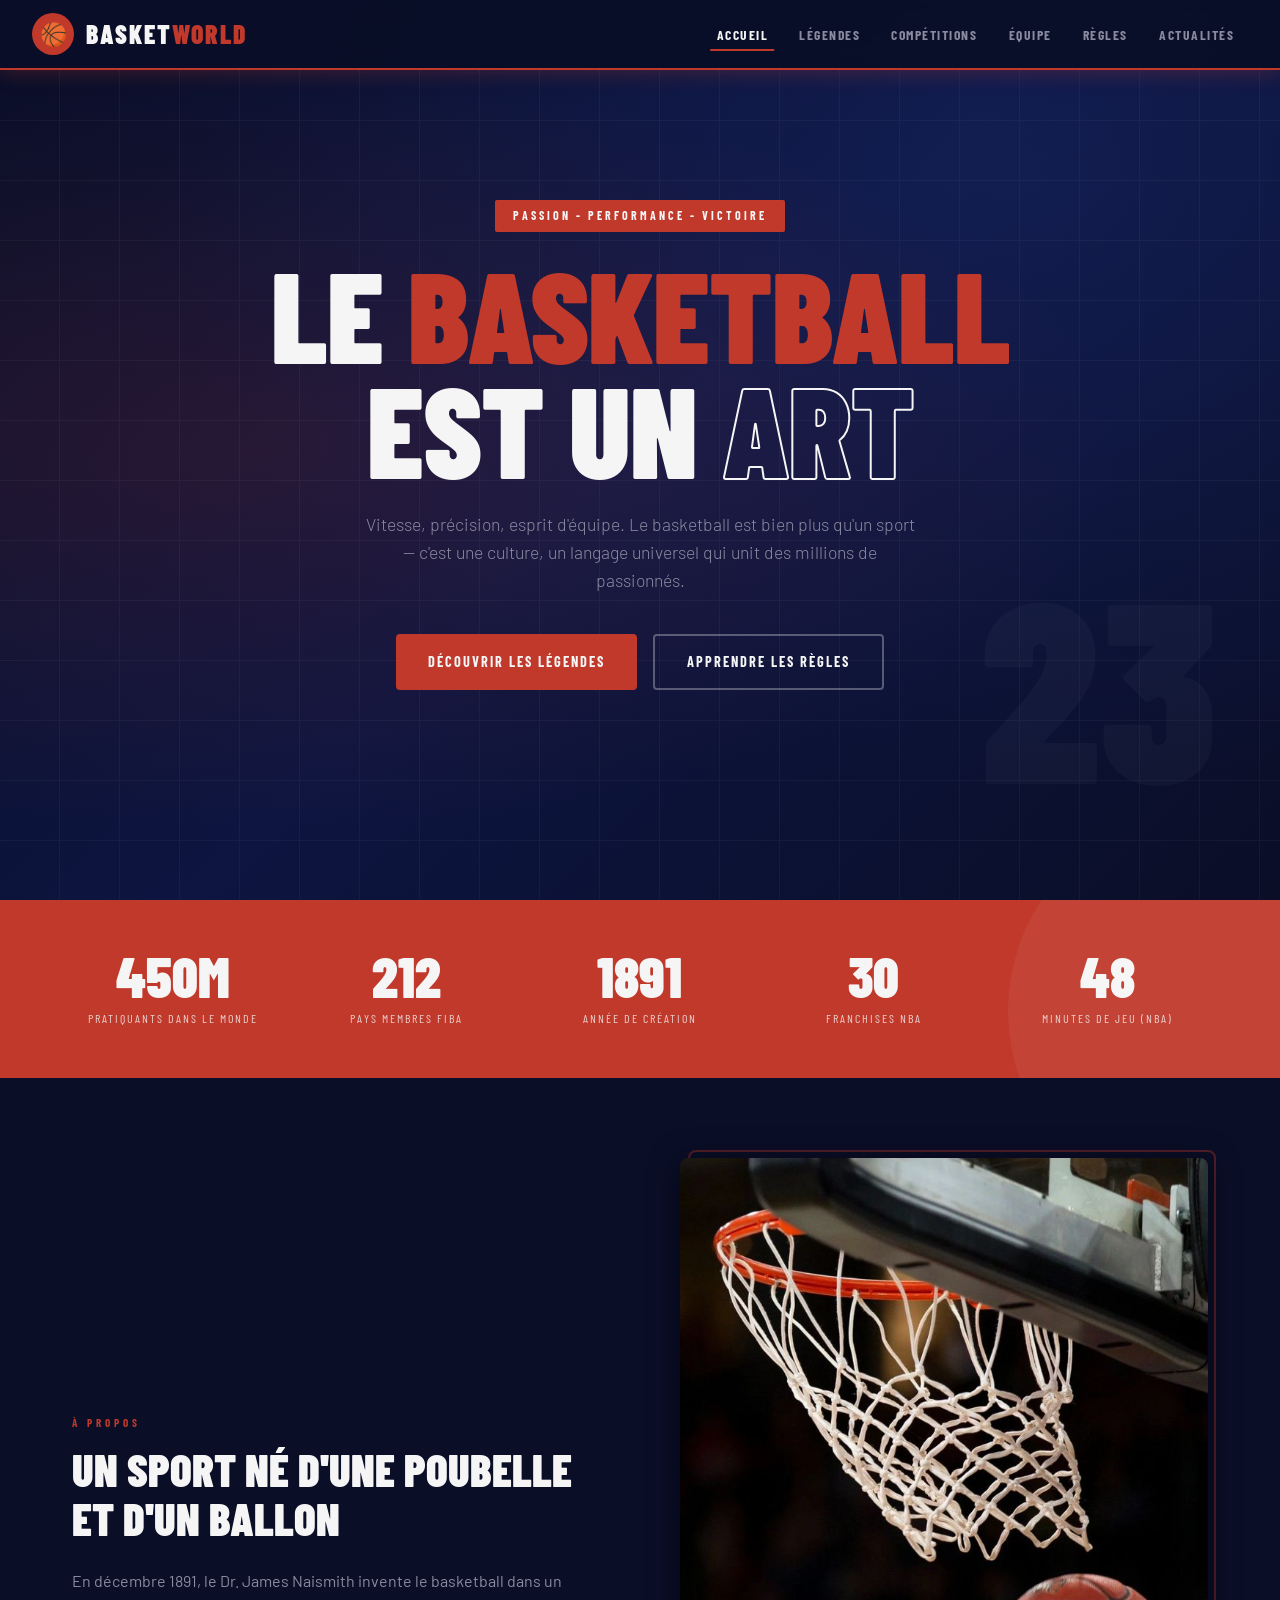
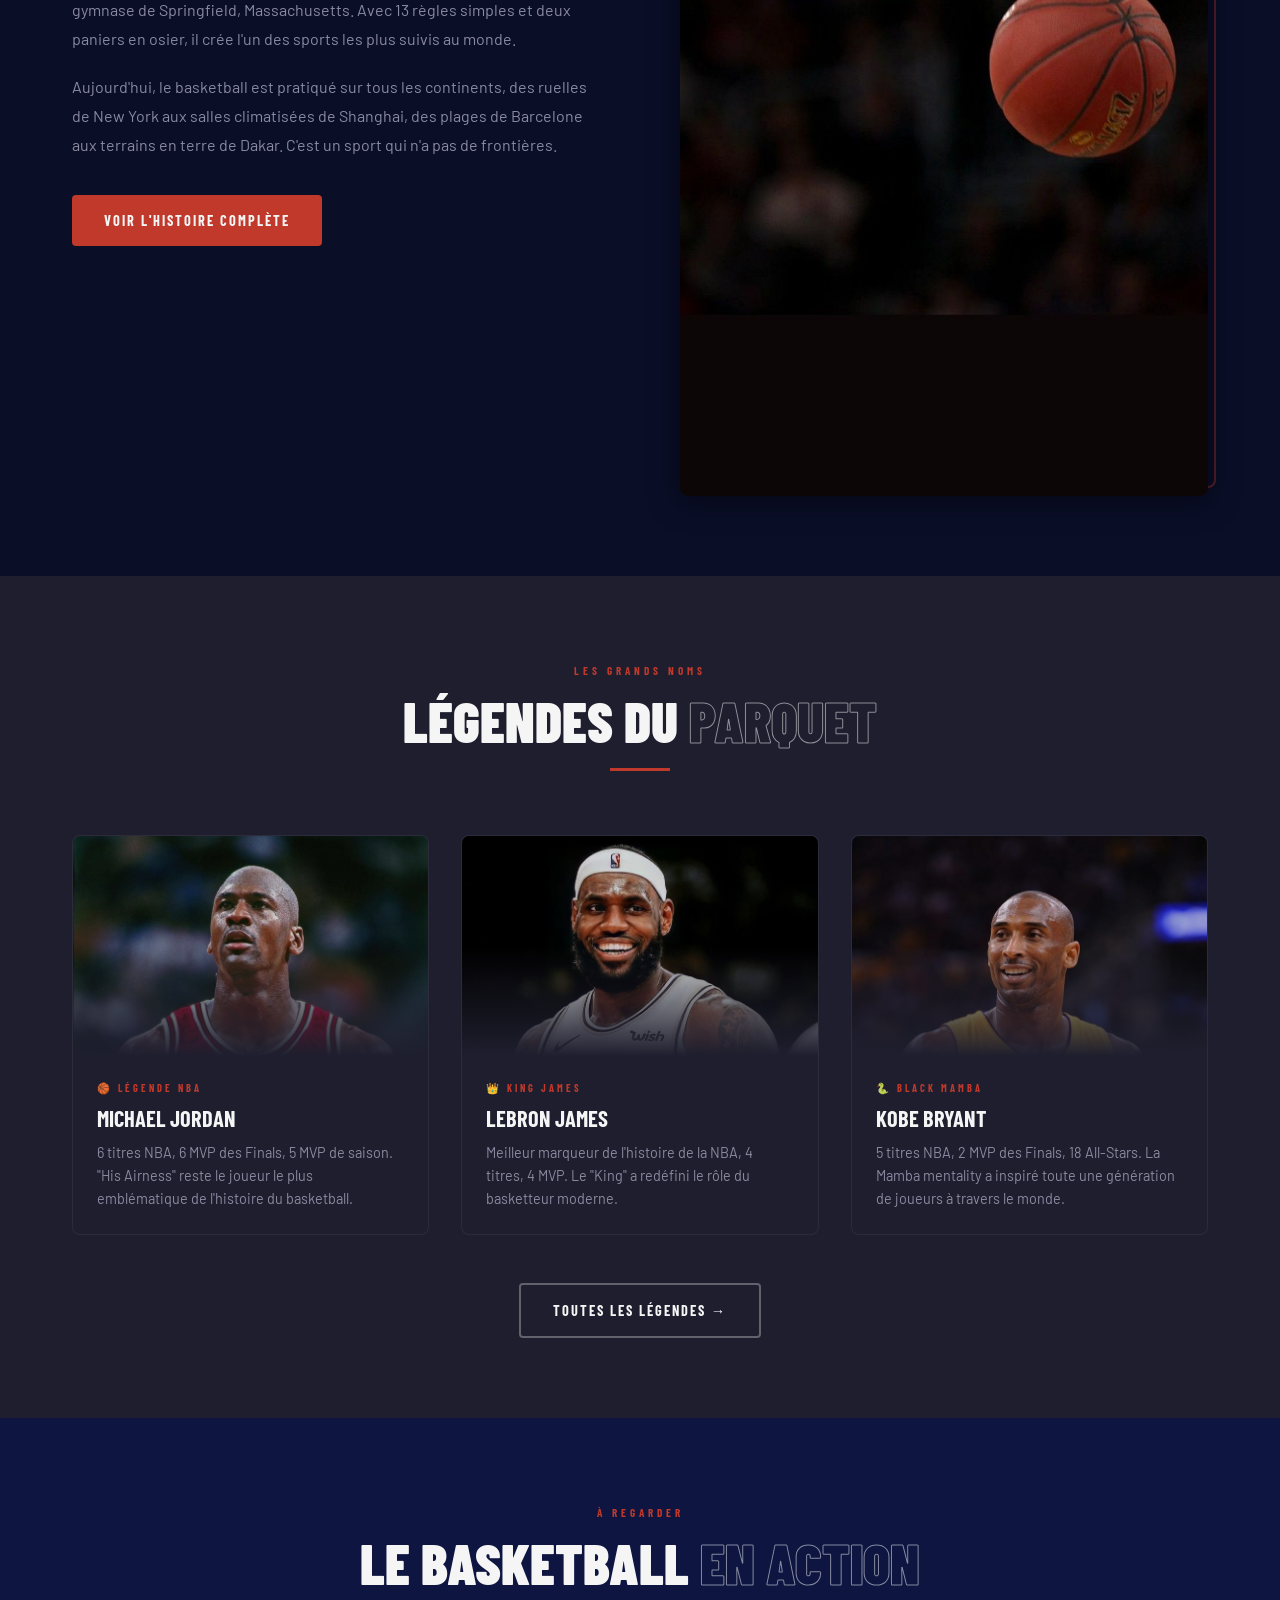
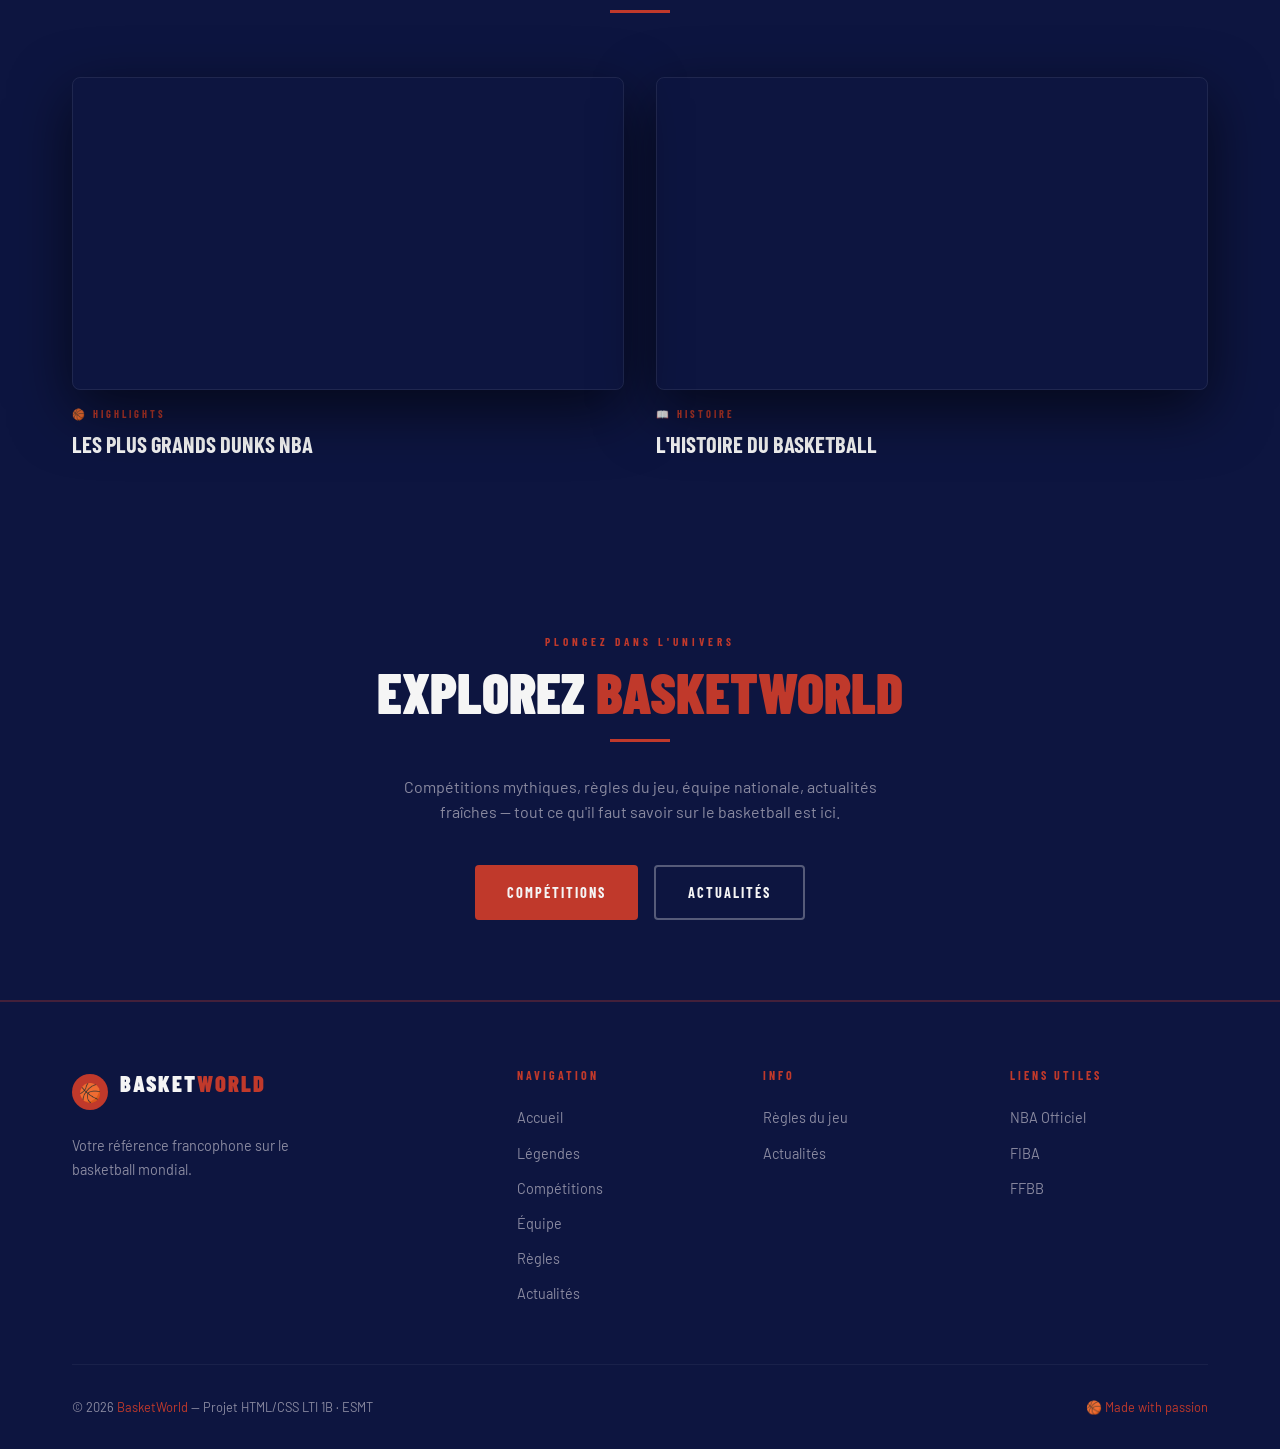
<file: index.html>
<!DOCTYPE html>
<html lang="fr">
<head>
  <meta charset="UTF-8" />
  <meta name="viewport" content="width=device-width, initial-scale=1.0" />
  <title>BasketWorld — Le Basketball à son Sommet</title>
  <link rel="stylesheet" href="index.css" />
</head>
<body>

  <header>
    <div class="logo">
      <div class="logo-icon">🏀</div>
      <div class="logo-text">Basket<span>World</span></div>
    </div>
    <nav>
      <ul id="nav-menu">
        <li><a href="index.html" class="active">Accueil</a></li>
        <li><a href="legendes.html">Légendes</a></li>
        <li><a href="competitions.html">Compétitions</a></li>
        <li><a href="equipe.html">Équipe</a></li>
        <li><a href="regles.html">Règles</a></li>
        <li><a href="actualites.html">Actualités</a></li>
      </ul>
    </nav>
    <div class="hamburger" onclick="toggleMenu()">
      <span></span><span></span><span></span>
    </div>
  </header>

  <section class="hero">
    <div class="hero-bg"></div>
    <div class="hero-court"></div>
    <div class="hero-number">23</div>
    <div class="hero-content">
      <div class="hero-badge">Passion - Performance - Victoire</div>
      <h1>Le <span class="red">Basketball</span><br/>est un <span class="outline">ART</span></h1>
      <p class="hero-desc">Vitesse, précision, esprit d'équipe. Le basketball est bien plus qu'un sport — c'est une culture, un langage universel qui unit des millions de passionnés.</p>
      <div class="hero-cta">
        <a href="legendes.html" class="btn btn-primary">Découvrir les légendes</a>
        <a href="regles.html" class="btn btn-outline">Apprendre les règles</a>
      </div>
    </div>
  </section>

  <div class="stats-banner">
    <div class="container">
      <div class="stats-grid">
        <div class="stat-item"><span class="stat-number">450M</span><span class="stat-label">Pratiquants dans le monde</span></div>
        <div class="stat-item"><span class="stat-number">212</span><span class="stat-label">Pays membres FIBA</span></div>
        <div class="stat-item"><span class="stat-number">1891</span><span class="stat-label">Année de création</span></div>
        <div class="stat-item"><span class="stat-number">30</span><span class="stat-label">Franchises NBA</span></div>
        <div class="stat-item"><span class="stat-number">48</span><span class="stat-label">Minutes de jeu (NBA)</span></div>
      </div>
    </div>
  </div>

  <section>
    <div class="container">
      <div class="intro-block reveal">
        <div class="intro-text">
          <div class="section-label">À propos</div>
          <h2>Un sport né d'une poubelle et d'un ballon</h2>
          <p>En décembre 1891, le Dr. James Naismith invente le basketball dans un gymnase de Springfield, Massachusetts. Avec 13 règles simples et deux paniers en osier, il crée l'un des sports les plus suivis au monde.</p>
          <p>Aujourd'hui, le basketball est pratiqué sur tous les continents, des ruelles de New York aux salles climatisées de Shanghai, des plages de Barcelone aux terrains en terre de Dakar. C'est un sport qui n'a pas de frontières.</p>
          <a href="regles.html" class="btn btn-primary" style="margin-top:1rem">Voir l'histoire complète</a>
        </div>
        <div class="intro-image">
          <img src="basket au début.jpeg" alt="Terrain de basketball"/>
        </div>
      </div>
    </div>
  </section>

  <section style="background:var(--gris-fonce); padding:5rem 0;">
    <div class="container">
      <div class="section-header reveal">
        <div class="section-label">Les Grands Noms</div>
        <h2 class="section-title">Légendes du <span class="outline">Parquet</span></h2>
        <div class="section-divider"></div>
      </div>
      <div class="cards-grid">
        <div class="card reveal">
          <div class="card-img-wrapper">
            <img src="Michael Jordan.jpeg" alt="Michael Jordan" class="card-img"/>
            <div class="card-img-overlay"></div>
          </div>
          <div class="card-body">
            <div class="card-tag">🏀 Légende NBA</div>
            <div class="card-title">Michael Jordan</div>
            <p class="card-text">6 titres NBA, 6 MVP des Finals, 5 MVP de saison. "His Airness" reste le joueur le plus emblématique de l'histoire du basketball.</p>
          </div>
        </div>
        <div class="card reveal">
          <div class="card-img-wrapper">
            <img src="Lebron James.jpeg" alt="LeBron James" class="card-img"/>
            <div class="card-img-overlay"></div>
          </div>
          <div class="card-body">
            <div class="card-tag">👑 King James</div>
            <div class="card-title">LeBron James</div>
            <p class="card-text">Meilleur marqueur de l'histoire de la NBA, 4 titres, 4 MVP. Le "King" a redéfini le rôle du basketteur moderne.</p>
          </div>
        </div>
        <div class="card reveal">
          <div class="card-img-wrapper">
            <img src="Kobe Bryant.jpeg" alt="Kobe Bryant" class="card-img"/>
            <div class="card-img-overlay"></div>
          </div>
          <div class="card-body">
            <div class="card-tag">🐍 Black Mamba</div>
            <div class="card-title">Kobe Bryant</div>
            <p class="card-text">5 titres NBA, 2 MVP des Finals, 18 All-Stars. La Mamba mentality a inspiré toute une génération de joueurs à travers le monde.</p>
          </div>
        </div>
      </div>
      <div style="text-align:center; margin-top:3rem;">
        <a href="legendes.html" class="btn btn-outline">Toutes les légendes →</a>
      </div>
    </div>
  </section>

  <section class="video-section">
    <div class="container">
      <div class="section-header reveal">
        <div class="section-label">À regarder</div>
        <h2 class="section-title">Le Basketball <span class="outline">En Action</span></h2>
        <div class="section-divider"></div>
      </div>
      <div class="video-grid">
        <div class="video-item reveal">
          <div class="video-wrapper">
           <iframe width="560" height="315" src="https://www.youtube.com/embed/csPc9jLYA5U?si=yoXKxfUF44kxbjKS" title="YouTube video player" frameborder="0" allow="accelerometer; autoplay; clipboard-write; encrypted-media; gyroscope; picture-in-picture; web-share" referrerpolicy="strict-origin-when-cross-origin" allowfullscreen></iframe>
          </div>
          <div style="margin-top:1rem;"><div class="card-tag">🏀 Highlights</div><div class="card-title" style="margin-top:.3rem;">Les Plus Grands Dunks NBA</div></div>
        </div>
        <div class="video-item reveal">
          <div class="video-wrapper">
            <iframe width="560" height="315" src="https://www.youtube.com/embed/CsPOx3VsVjM?si=XQAI84Ksp8FDVoFR" title="YouTube video player" frameborder="0" allow="accelerometer; autoplay; clipboard-write; encrypted-media; gyroscope; picture-in-picture; web-share" referrerpolicy="strict-origin-when-cross-origin" allowfullscreen></iframe>
          </div>
          <div style="margin-top:1rem;"><div class="card-tag">📖 Histoire</div><div class="card-title" style="margin-top:.3rem;">L'Histoire du Basketball</div></div>
        </div>
      </div>
    </div>
  </section>

  <section style="padding:5rem 0; background:var(--bleu-profond);">
    <div class="container" style="text-align:center;">
      <div class="reveal">
        <div class="section-label">Plongez dans l'univers</div>
        <h2 class="section-title">Explorez <span style="color:var(--rouge)">BasketWorld</span></h2>
        <div class="section-divider" style="margin-bottom:2rem;"></div>
        <p style="color:var(--gris-clair); max-width:500px; margin:0 auto 2.5rem;">Compétitions mythiques, règles du jeu, équipe nationale, actualités fraîches — tout ce qu'il faut savoir sur le basketball est ici.</p>
        <div class="hero-cta">
          <a href="competitions.html" class="btn btn-primary">Compétitions</a>
          <a href="actualites.html" class="btn btn-outline">Actualités</a>
        </div>
      </div>
    </div>
  </section>

  <footer>
    <div class="container">
      <div class="footer-grid">
        <div class="footer-brand">
          <div class="logo" style="margin-bottom:1rem;">
            <div class="logo-icon" style="width:36px;height:36px;font-size:18px;">🏀</div>
            <div class="logo-text">Basket<span>World</span></div>
          </div>
          <p class="footer-desc">Votre référence francophone sur le basketball mondial.</p>
        </div>
        <div class="footer-col"><h4>Navigation</h4><ul>
          <li><a href="index.html">Accueil</a></li>
          <li><a href="legendes.html">Légendes</a></li>
          <li><a href="competitions.html">Compétitions</a></li>
          <li><a href="equipe.html">Équipe</a></li>
          <li><a href="regles.html">Règles</a></li>
          <li><a href="actualites.html">Actualités</a></li>
        </ul></div>
        <div class="footer-col"><h4>Info</h4><ul>
          <li><a href="regles.html">Règles du jeu</a></li>
          <li><a href="actualites.html">Actualités</a></li>
        </ul></div>
        <div class="footer-col"><h4>Liens utiles</h4><ul>
          <li><a href="https://www.nba.com" target="_blank">NBA Officiel</a></li>
          <li><a href="https://www.fiba.basketball" target="_blank">FIBA</a></li>
          <li><a href="https://www.ffbb.com" target="_blank">FFBB</a></li>
        </ul></div>
      </div>
      <div class="footer-bottom">
        <p class="footer-copy">© 2026 <span>BasketWorld</span> — Projet HTML/CSS LTI 1B · ESMT</p>
        <p class="footer-copy" style="color:var(--rouge);">🏀 Made with passion</p>
      </div>
    </div>
  </footer>

  <script>
    function toggleMenu() { document.getElementById('nav-menu').classList.toggle('open'); }
    const reveals = document.querySelectorAll('.reveal');
    const observer = new IntersectionObserver((entries) => {
      entries.forEach(e => { if (e.isIntersecting) { e.target.classList.add('visible'); observer.unobserve(e.target); }});
    }, { threshold: 0.1 });
    reveals.forEach(r => observer.observe(r));
  </script>
</body>

</html>
</file>
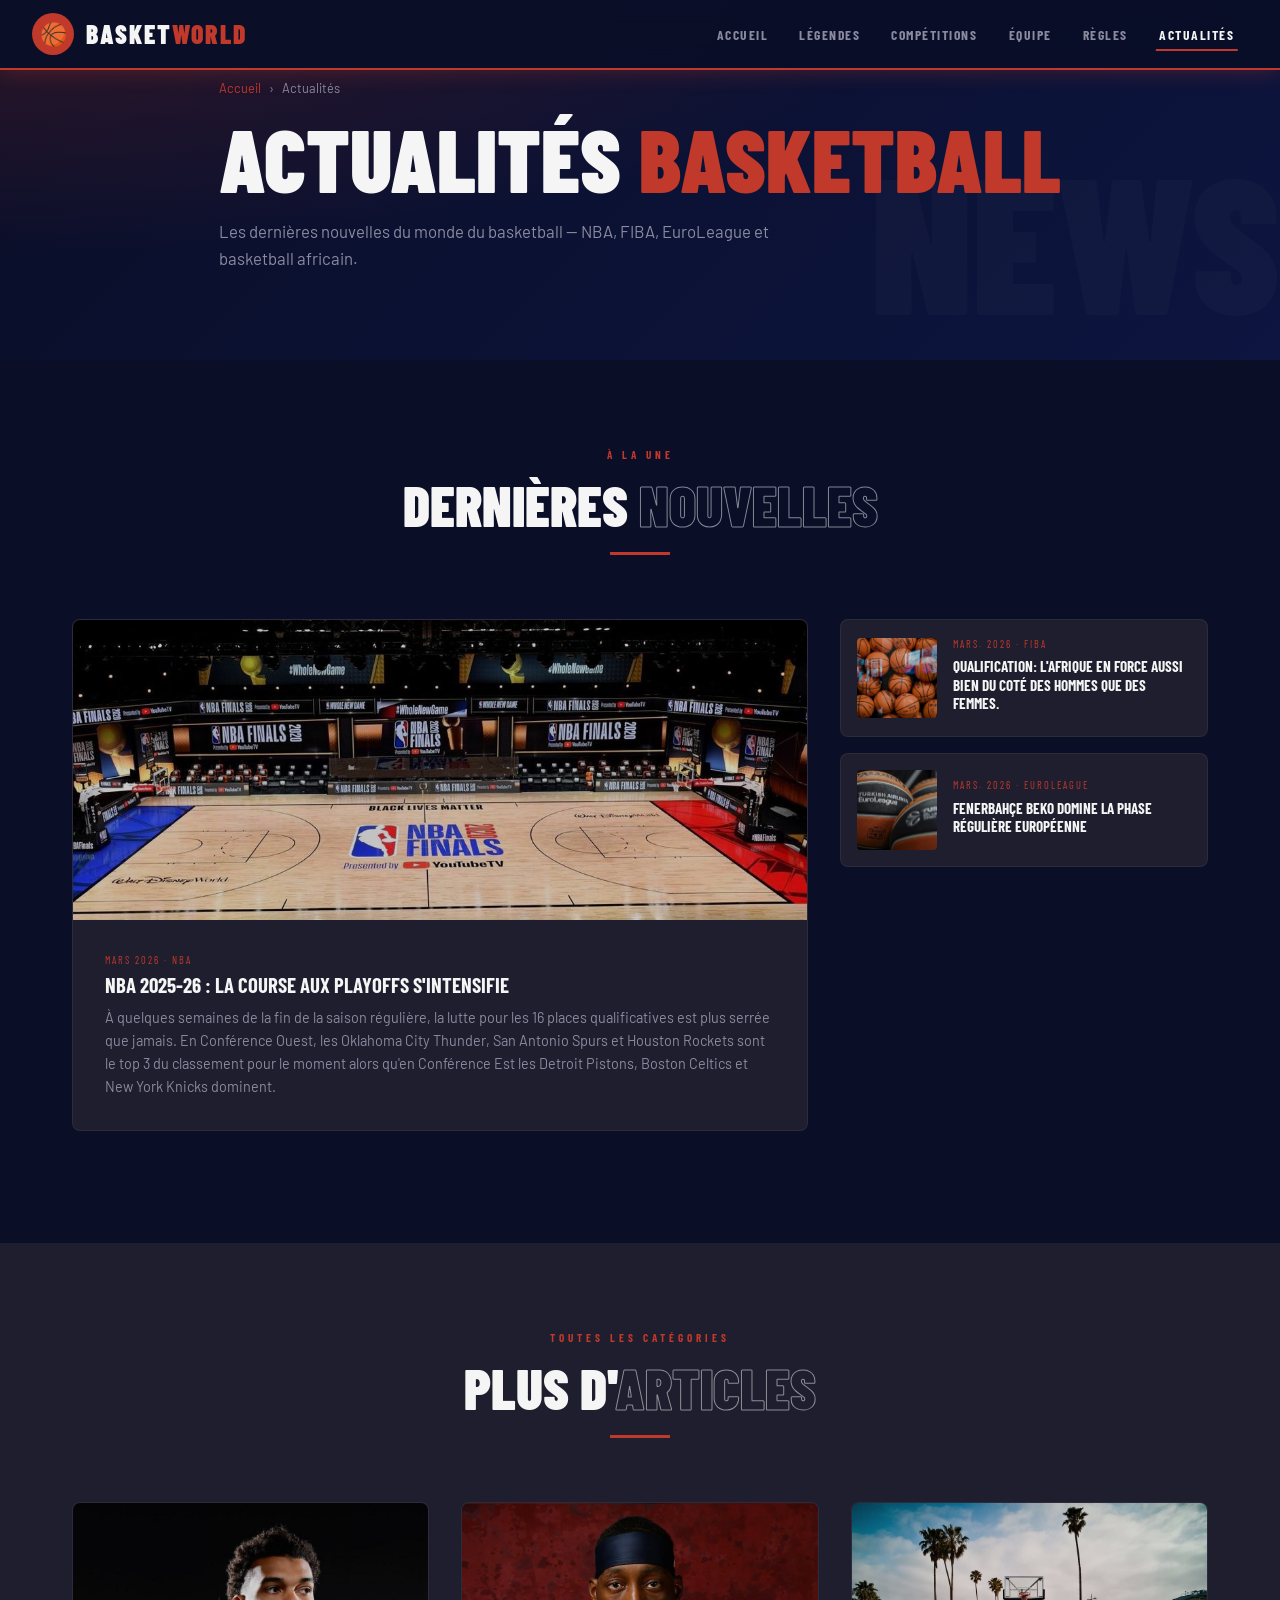
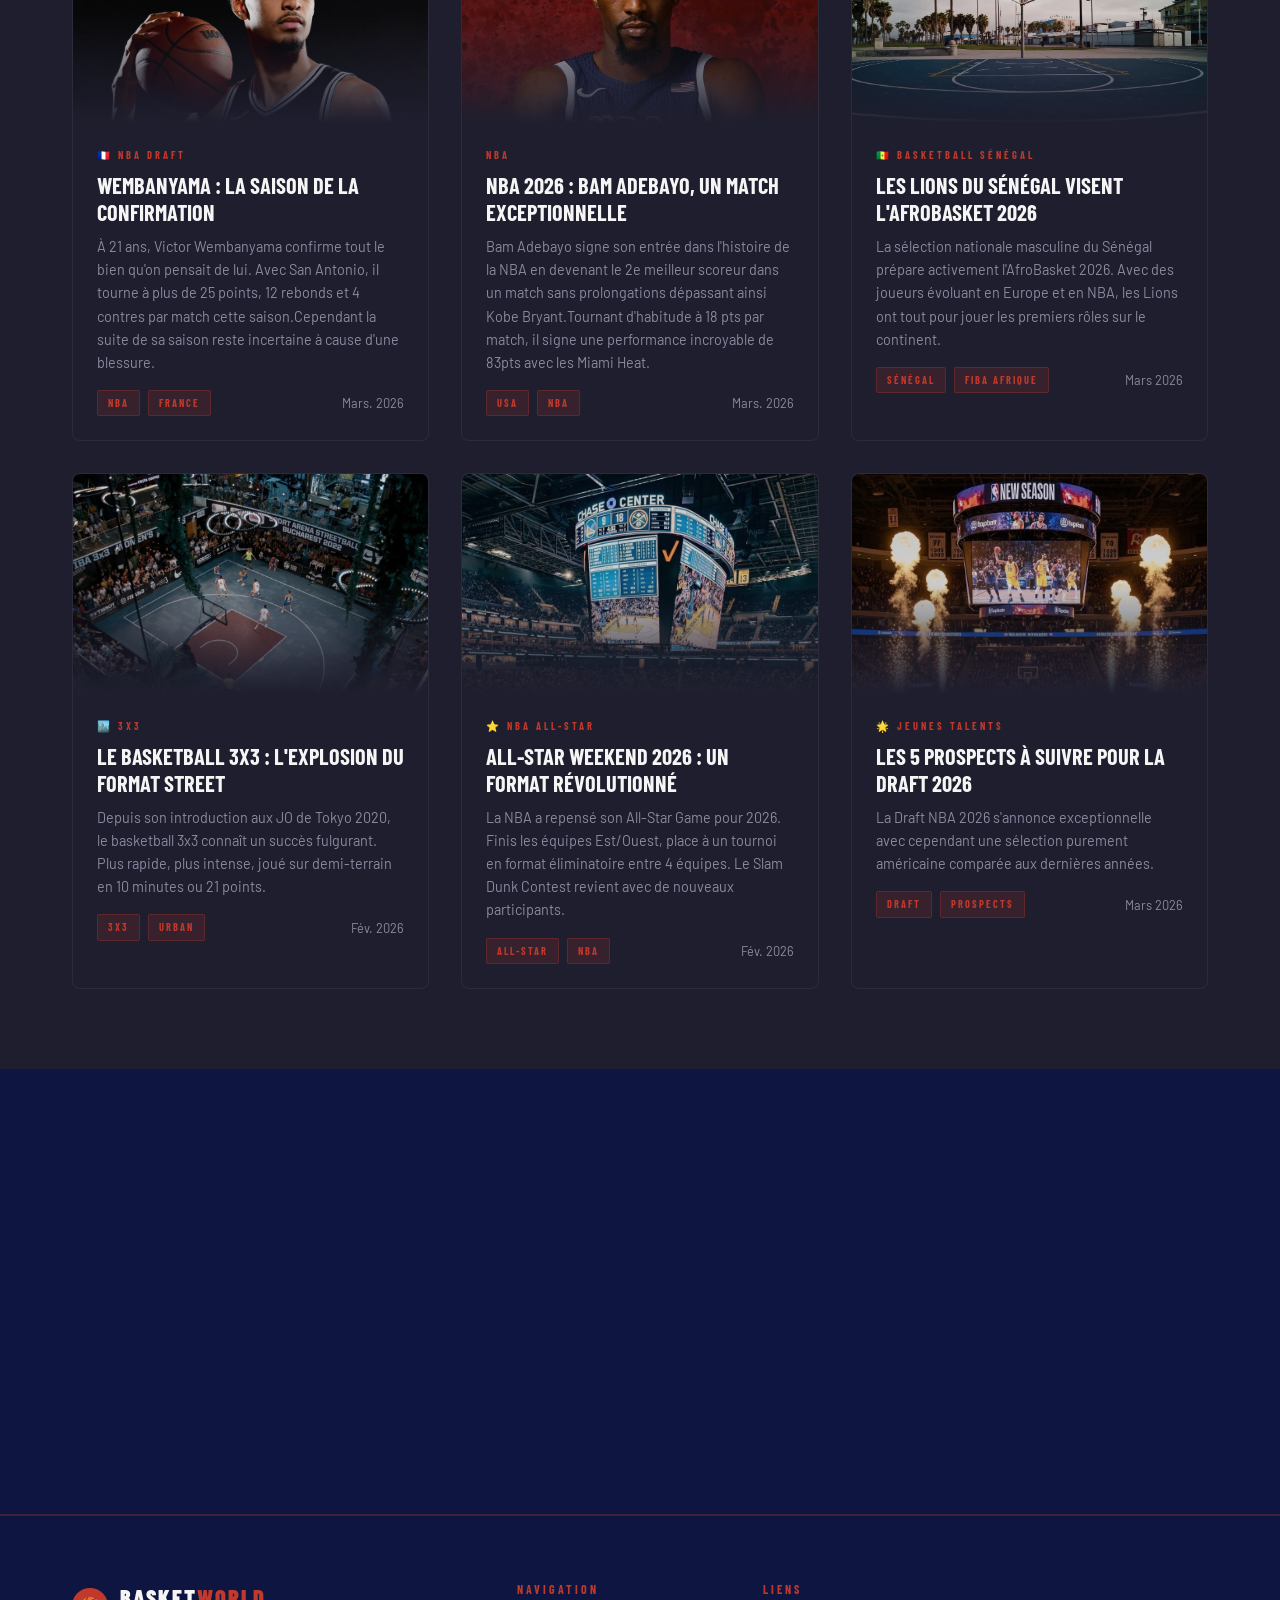
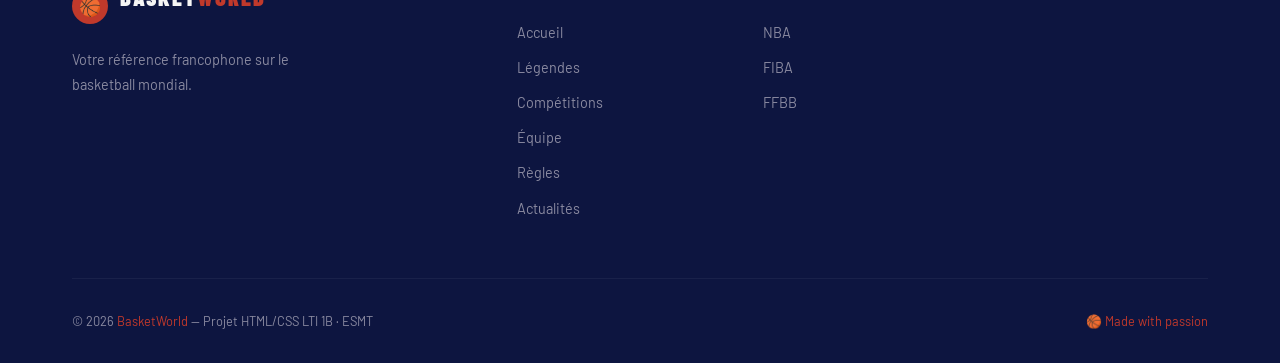
<file: actualites.html>
<!DOCTYPE html>
<html lang="fr">
<head>
  <meta charset="UTF-8" />
  <meta name="viewport" content="width=device-width, initial-scale=1.0" />
  <title>Actualités — BasketWorld</title>
  <link rel="stylesheet" href="index.css" />
</head>
<body>

  <header>
    <div class="logo"><div class="logo-icon">🏀</div><div class="logo-text">Basket<span>World</span></div></div>
    <nav>
      <ul id="nav-menu">
        <li><a href="index.html">Accueil</a></li>
        <li><a href="legendes.html">Légendes</a></li>
        <li><a href="competitions.html">Compétitions</a></li>
        <li><a href="equipe.html">Équipe</a></li>
        <li><a href="regles.html">Règles</a></li>
        <li><a href="actualites.html" class="active">Actualités</a></li>
      </ul>
    </nav>
    <div class="hamburger" onclick="toggleMenu()"><span></span><span></span><span></span></div>
  </header>

  <section class="page-hero" data-title="NEWS">
    <div class="container">
      <div class="page-hero-content">
        <div class="breadcrumb"><a href="index.html">Accueil</a><span class="sep">›</span><span>Actualités</span></div>
        <h1>Actualités <span style="color:var(--rouge)">Basketball</span></h1>
        <p style="color:var(--gris-clair); margin-top:1rem; font-size:1.05rem; max-width:550px;">Les dernières nouvelles du monde du basketball — NBA, FIBA, EuroLeague et basketball africain.</p>
      </div>
    </div>
  </section>

  <section>
    <div class="container">
      <div class="section-header reveal">
        <div class="section-label">À la une</div>
        <h2 class="section-title">Dernières <span class="outline">Nouvelles</span></h2>
        <div class="section-divider"></div>
      </div>
      <div class="news-featured reveal">
        <div class="news-main">
          <img src="national association.jpeg" alt="NBA" class="news-main-img"/>
          <div class="news-main-body">
            <div class="news-date">Mars 2026 · NBA</div>
            <h2 class="news-title">NBA 2025-26 : La Course aux Playoffs s'Intensifie</h2>
            <p class="news-excerpt">À quelques semaines de la fin de la saison régulière, la lutte pour les 16 places qualificatives est plus serrée que jamais. En Conférence Ouest, les Oklahoma City Thunder, San Antonio Spurs et Houston Rockets sont le top 3 du classement pour le moment alors qu'en Conférence Est les Detroit Pistons, Boston Celtics et New York Knicks dominent.</p>
          </div>
        </div>
        <div class="news-sidebar">
          <div class="news-small">
            <img src="FIBA.jpeg" alt="FIBA"/>
            <div class="news-small-body"><div class="news-date">Mars. 2026 · FIBA</div><div class="news-title">Qualification: L'Afrique en Force aussi bien du coté des hommes que des femmes.</div></div>
          </div>
          <div class="news-small">
            <img src="euro league.jpeg" alt="EuroLeague"/>
            <div class="news-small-body"><div class="news-date">Mars. 2026 · EuroLeague</div><div class="news-title">Fenerbahçe Beko Domine la Phase Régulière Européenne</div></div>
          </div>
        </div>
      </div>
    </div>
  </section>

  <section style="background:var(--gris-fonce); padding:5rem 0;">
    <div class="container">
      <div class="section-header reveal">
        <div class="section-label">Toutes les catégories</div>
        <h2 class="section-title">Plus d'<span class="outline">Articles</span></h2>
        <div class="section-divider"></div>
      </div>
      <div class="cards-grid">

        <div class="card reveal">
          <div class="card-img-wrapper"><img src="Victor.jpeg" alt="Wembanyama" class="card-img"/><div class="card-img-overlay"></div></div>
          <div class="card-body">
            <div class="card-tag">🇫🇷 NBA Draft</div>
            <div class="card-title">Wembanyama : La Saison de la Confirmation</div>
            <p class="card-text">À 21 ans, Victor Wembanyama confirme tout le bien qu'on pensait de lui. Avec San Antonio, il tourne à plus de 25 points, 12 rebonds et 4 contres par match cette saison.Cependant la suite de sa saison reste incertaine à cause d'une blessure.</p>
            <div style="margin-top:1rem; display:flex; gap:0.5rem; align-items:center;"><span class="tag">NBA</span><span class="tag">France</span><span style="margin-left:auto; font-size:0.8rem; color:var(--gris-clair);">Mars. 2026</span></div>
          </div>
        </div>

        <div class="card reveal">
          <div class="card-img-wrapper"><img src="bam.jpeg" alt="Bam Adebayo" class="card-img"/><div class="card-img-overlay"></div></div>
          <div class="card-body">
            <div class="card-tag">NBA</div>
            <div class="card-title">NBA 2026 : Bam Adebayo, un match exceptionnelle</div>
            <p class="card-text">Bam Adebayo signe son entrée dans l'histoire de la NBA en devenant le 2e meilleur scoreur dans un match sans prolongations dépassant ainsi Kobe Bryant.Tournant d'habitude à 18 pts par match, il signe une performance incroyable de 83pts avec les Miami Heat.  </p>
            <div style="margin-top:1rem; display:flex; gap:0.5rem; align-items:center;"><span class="tag">USA</span><span class="tag">NBA</span><span style="margin-left:auto; font-size:0.8rem; color:var(--gris-clair);">Mars. 2026</span></div>
          </div>
        </div>

        <div class="card reveal">
          <div class="card-img-wrapper"><img src="afro basket.jpeg" alt="Sénégal" class="card-img"/><div class="card-img-overlay"></div></div>
          <div class="card-body">
            <div class="card-tag">🇸🇳 Basketball Sénégal</div>
            <div class="card-title">Les Lions du Sénégal Visent l'AfroBasket 2026</div>
            <p class="card-text">La sélection nationale masculine du Sénégal prépare activement l'AfroBasket 2026. Avec des joueurs évoluant en Europe et en NBA, les Lions ont tout pour jouer les premiers rôles sur le continent.</p>
            <div style="margin-top:1rem; display:flex; gap:0.5rem; align-items:center;"><span class="tag">Sénégal</span><span class="tag">FIBA Afrique</span><span style="margin-left:auto; font-size:0.8rem; color:var(--gris-clair);">Mars 2026</span></div>
          </div>
        </div>

        <div class="card reveal">
          <div class="card-img-wrapper"><img src="basket fois.jpeg" alt="3x3" class="card-img"/><div class="card-img-overlay"></div></div>
          <div class="card-body">
            <div class="card-tag">🏙️ 3x3</div>
            <div class="card-title">Le Basketball 3x3 : L'Explosion du Format Street</div>
            <p class="card-text">Depuis son introduction aux JO de Tokyo 2020, le basketball 3x3 connaît un succès fulgurant. Plus rapide, plus intense, joué sur demi-terrain en 10 minutes ou 21 points.</p>
            <div style="margin-top:1rem; display:flex; gap:0.5rem; align-items:center;"><span class="tag">3x3</span><span class="tag">Urban</span><span style="margin-left:auto; font-size:0.8rem; color:var(--gris-clair);">Fév. 2026</span></div>
          </div>
        </div>

        <div class="card reveal">
          <div class="card-img-wrapper"><img src="all star.jpeg" alt="All-Star" class="card-img"/><div class="card-img-overlay"></div></div>
          <div class="card-body">
            <div class="card-tag">⭐ NBA All-Star</div>
            <div class="card-title">All-Star Weekend 2026 : Un Format Révolutionné</div>
            <p class="card-text">La NBA a repensé son All-Star Game pour 2026. Finis les équipes Est/Ouest, place à un tournoi en format éliminatoire entre 4 équipes. Le Slam Dunk Contest revient avec de nouveaux participants.</p>
            <div style="margin-top:1rem; display:flex; gap:0.5rem; align-items:center;"><span class="tag">All-Star</span><span class="tag">NBA</span><span style="margin-left:auto; font-size:0.8rem; color:var(--gris-clair);">Fév. 2026</span></div>
          </div>
        </div>

        <div class="card reveal">
          <div class="card-img-wrapper"><img src="draft.jpeg" alt="Draft" class="card-img"/><div class="card-img-overlay"></div></div>
          <div class="card-body">
            <div class="card-tag">🌟 Jeunes Talents</div>
            <div class="card-title">Les 5 Prospects à Suivre pour la Draft 2026</div>
            <p class="card-text">La Draft NBA 2026 s'annonce exceptionnelle avec cependant une sélection purement américaine comparée aux dernières années.</p>
            <div style="margin-top:1rem; display:flex; gap:0.5rem; align-items:center;"><span class="tag">Draft</span><span class="tag">Prospects</span><span style="margin-left:auto; font-size:0.8rem; color:var(--gris-clair);">Mars 2026</span></div>
          </div>
        </div>

      </div>
    </div>
  </section>

  <section style="padding:5rem 0; background:var(--bleu-profond);">
    <div class="container" style="text-align:center;">
      <div class="reveal">
        <div class="section-label">Ne ratez rien</div>
        <h2 class="section-title">Restez <span style="color:var(--rouge)">Connecté</span></h2>
        <div class="section-divider" style="margin-bottom:2rem;"></div>
        <p style="color:var(--gris-clair); max-width:450px; margin:0 auto 2rem;">Retrouvez toutes nos actualités basketball, de la NBA au basketball africain, chaque semaine sur BasketWorld.</p>
        <div style="display:flex; gap:1rem; justify-content:center; flex-wrap:wrap;">
          <a href="competitions.html" class="btn btn-primary">Voir les Compétitions</a>
          <a href="legendes.html" class="btn btn-outline">Nos Légendes</a>
        </div>
      </div>
    </div>
  </section>

  <footer>
    <div class="container">
      <div class="footer-grid">
        <div class="footer-brand"><div class="logo" style="margin-bottom:1rem;"><div class="logo-icon" style="width:36px;height:36px;font-size:18px;">🏀</div><div class="logo-text">Basket<span>World</span></div></div><p class="footer-desc">Votre référence francophone sur le basketball mondial.</p></div>
        <div class="footer-col"><h4>Navigation</h4><ul><li><a href="index.html">Accueil</a></li><li><a href="legendes.html">Légendes</a></li><li><a href="competitions.html">Compétitions</a></li><li><a href="equipe.html">Équipe</a></li><li><a href="regles.html">Règles</a></li><li><a href="actualites.html">Actualités</a></li></ul></div>
        <div class="footer-col"><h4>Liens</h4><ul><li><a href="https://www.nba.com" target="_blank">NBA</a></li><li><a href="https://www.fiba.basketball" target="_blank">FIBA</a></li><li><a href="https://www.ffbb.com" target="_blank">FFBB</a></li></ul></div>
        <div class="footer-col"></div>
      </div>
      <div class="footer-bottom">
        <p class="footer-copy">© 2026 <span>BasketWorld</span> — Projet HTML/CSS LTI 1B · ESMT</p>
        <p class="footer-copy" style="color:var(--rouge);">🏀 Made with passion</p>
      </div>
    </div>
  </footer>

  <script>
    function toggleMenu() { document.getElementById('nav-menu').classList.toggle('open'); }
    const reveals = document.querySelectorAll('.reveal');
    const observer = new IntersectionObserver((entries) => {
      entries.forEach(e => { if (e.isIntersecting) { e.target.classList.add('visible'); observer.unobserve(e.target); }});
    }, { threshold: 0.1 });
    reveals.forEach(r => observer.observe(r));
  </script>
</body>
</html>
</file>
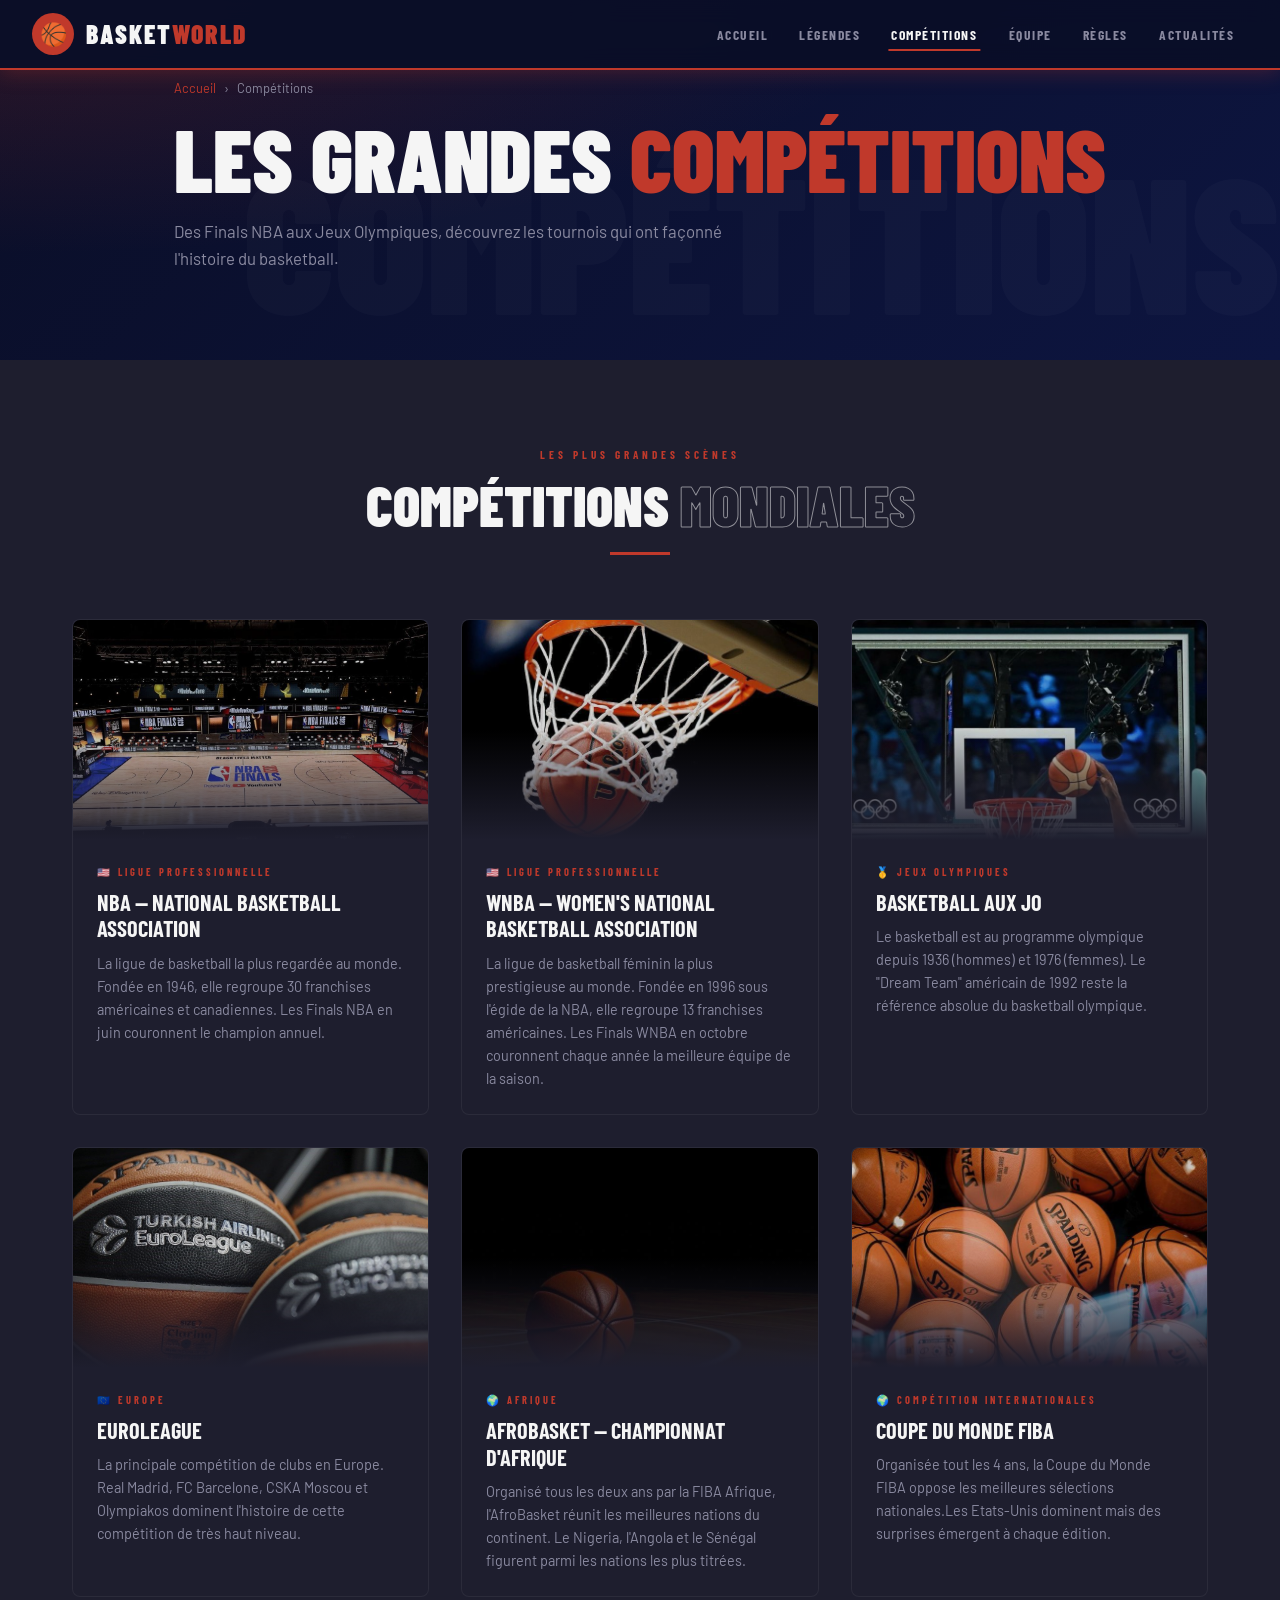
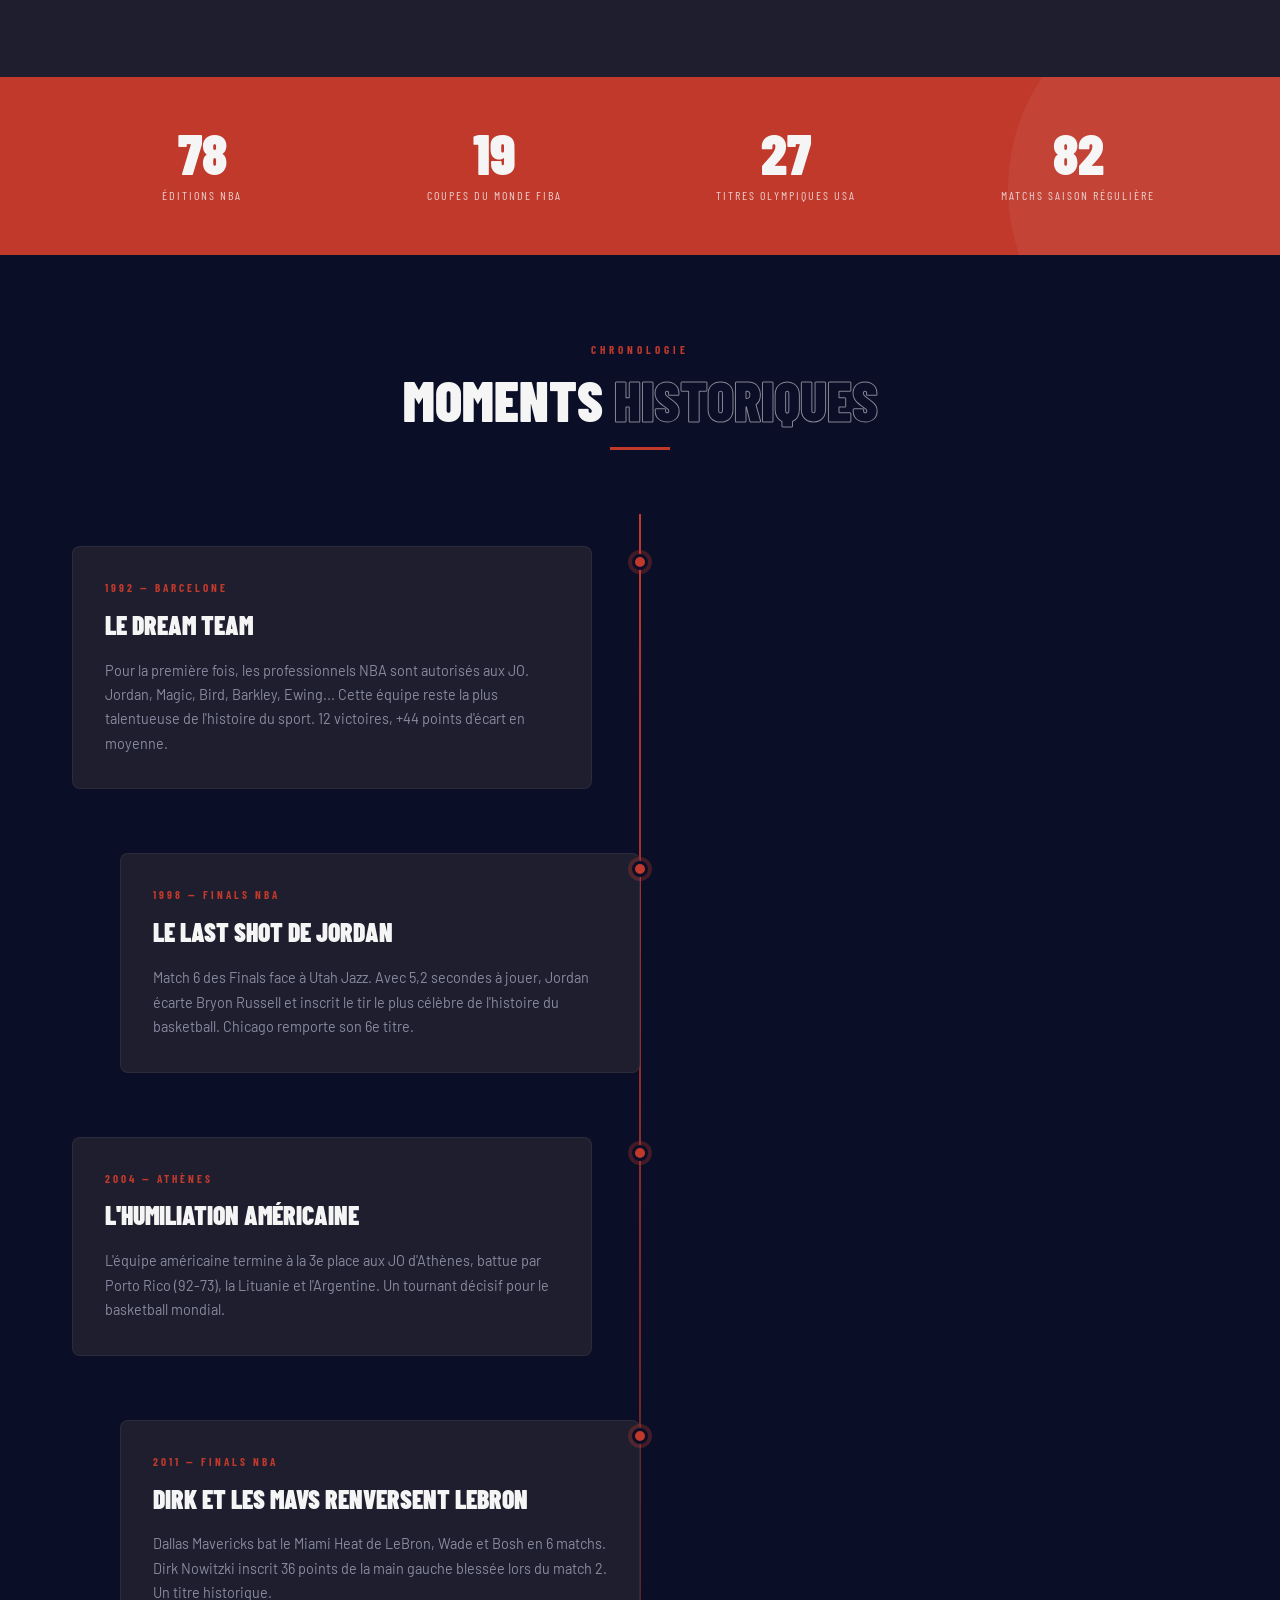
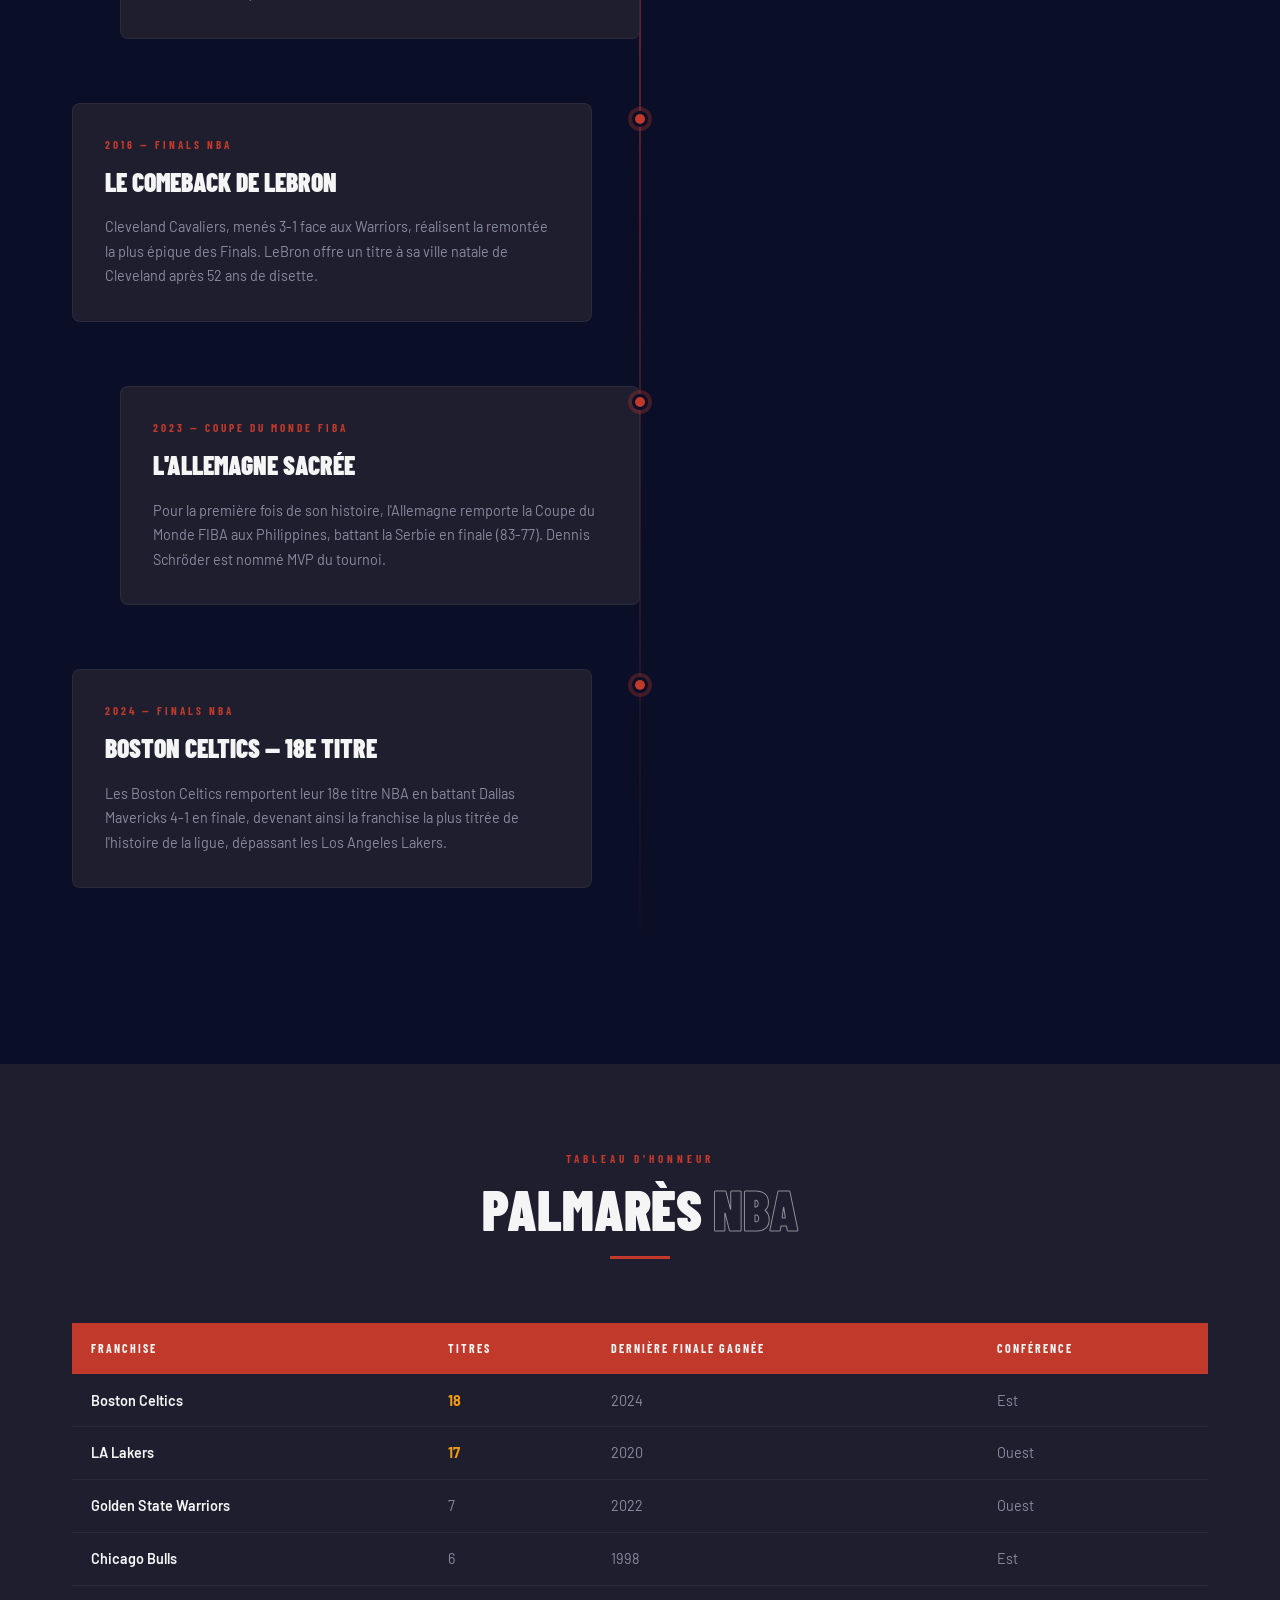
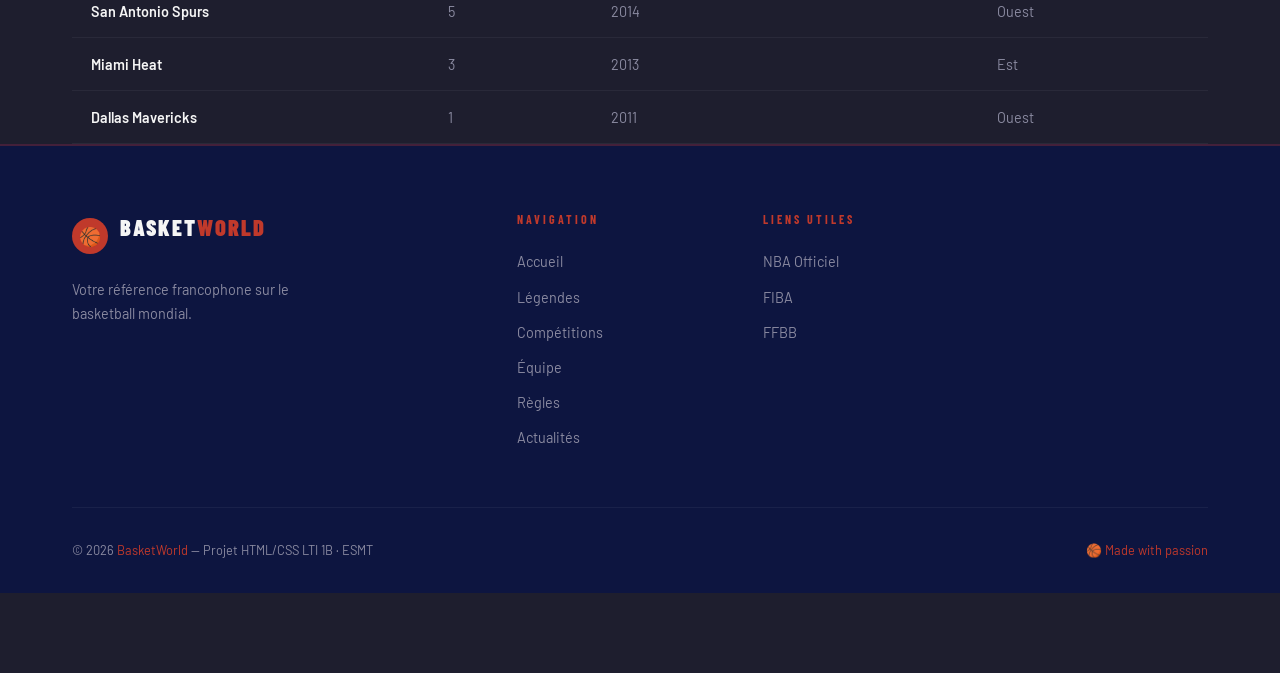
<file: competitions.html>
<!DOCTYPE html>
<html lang="fr">
<head>
  <meta charset="UTF-8" />
  <meta name="viewport" content="width=device-width, initial-scale=1.0" />
  <title>Compétitions — BasketWorld</title>
  <link rel="stylesheet" href="index.css" />
</head>
<body>

  <header>
    <div class="logo">
      <div class="logo-icon">🏀</div>
      <div class="logo-text">Basket<span>World</span></div>
    </div>
    <nav>
      <ul id="nav-menu">
        <li><a href="index.html">Accueil</a></li>
        <li><a href="legendes.html">Légendes</a></li>
        <li><a href="competitions.html" class="active">Compétitions</a></li>
        <li><a href="equipe.html">Équipe</a></li>
        <li><a href="regles.html">Règles</a></li>
        <li><a href="actualites.html">Actualités</a></li>
      </ul>
    </nav>
    <div class="hamburger" onclick="toggleMenu()">
      <span></span><span></span><span></span>
    </div>
  </header>

  <section class="page-hero" data-title="COMPÉTITIONS">
    <div class="container">
      <div class="page-hero-content">
        <div class="breadcrumb">
          <a href="index.html">Accueil</a>
          <span class="sep">›</span>
          <span>Compétitions</span>
        </div>
        <h1>Les Grandes <span style="color:var(--rouge)">Compétitions</span></h1>
        <p style="color:var(--gris-clair); margin-top:1rem; font-size:1.05rem; max-width:550px;">
          Des Finals NBA aux Jeux Olympiques, découvrez les tournois qui ont façonné l'histoire du basketball.
        </p>
      </div>
    </div>
  </section>

  <section style="background:var(--gris-fonce); padding:5rem 0;">
    <div class="container">
      <div class="section-header reveal">
        <div class="section-label">Les plus grandes scènes</div>
        <h2 class="section-title">Compétitions <span class="outline">Mondiales</span></h2>
        <div class="section-divider"></div>
      </div>
      <div class="cards-grid">

        <div class="card reveal">
          <div class="card-img-wrapper">
            <img src="national association.jpeg" alt="NBA Finals" class="card-img"/>
            <div class="card-img-overlay"></div>
          </div>
          <div class="card-body">
            <div class="card-tag">🇺🇸 Ligue Professionnelle</div>
            <div class="card-title">NBA — National Basketball Association</div>
            <p class="card-text">La ligue de basketball la plus regardée au monde. Fondée en 1946, elle regroupe 30 franchises américaines et canadiennes. Les Finals NBA en juin couronnent le champion annuel.</p>
          </div>
        </div>

        <div class="card reveal">
          <div class="card-img-wrapper">
            <img src="wnba.jpeg" alt="WNBA" class="card-img"/>
            <div class="card-img-overlay"></div>
          </div>
          <div class="card-body">
            <div class="card-tag">🇺🇸 Ligue Professionnelle</div>
            <div class="card-title">WNBA — Women's National Basketball Association</div>
            <p class="card-text">La ligue de basketball féminin la plus prestigieuse au monde. Fondée en 1996 sous l'égide de la NBA, elle regroupe 13 franchises américaines. Les Finals WNBA en octobre couronnent chaque année la meilleure équipe de la saison. </p>
          </div>
        </div>

        <div class="card reveal">
          <div class="card-img-wrapper">
            <img src="jo.jpeg" alt="Jeux Olympiques" class="card-img"/>
            <div class="card-img-overlay"></div>
          </div>
          <div class="card-body">
            <div class="card-tag">🥇 Jeux Olympiques</div>
            <div class="card-title">Basketball aux JO</div>
            <p class="card-text">Le basketball est au programme olympique depuis 1936 (hommes) et 1976 (femmes). Le "Dream Team" américain de 1992 reste la référence absolue du basketball olympique.</p>
          </div>
        </div>

        <div class="card reveal">
          <div class="card-img-wrapper">
            <img src="euro league.jpeg" alt="EuroLeague" class="card-img"/>
            <div class="card-img-overlay"></div>
          </div>
          <div class="card-body">
            <div class="card-tag">🇪🇺 Europe</div>
            <div class="card-title">EuroLeague</div>
            <p class="card-text">La principale compétition de clubs en Europe. Real Madrid, FC Barcelone, CSKA Moscou et Olympiakos dominent l'histoire de cette compétition de très haut niveau.</p>
          </div>
        </div>

        <div class="card reveal">
          <div class="card-img-wrapper">
            <img src="Basket.jpeg" alt="AfroBasket" class="card-img"/>
            <div class="card-img-overlay"></div>
          </div>
          <div class="card-body">
            <div class="card-tag">🌍 Afrique</div>
            <div class="card-title">AfroBasket — Championnat d'Afrique</div>
            <p class="card-text">Organisé tous les deux ans par la FIBA Afrique, l'AfroBasket réunit les meilleures nations du continent. Le Nigeria, l'Angola et le Sénégal figurent parmi les nations les plus titrées.</p>
          </div>
        </div>

        <div class="card reveal">
          <div class="card-img-wrapper">
            <img src="FIBA.jpeg" alt="FIBA World Cup" class="card-img"/>
            <div class="card-img-overlay"></div>
          </div>
          <div class="card-body">
            <div class="card-tag">🌍 Compétition Internationales</div>
            <div class="card-title">Coupe du Monde FIBA</div>
            <p class="card-text">Organisée tout les 4 ans, la Coupe du Monde FIBA oppose les meilleures sélections nationales.Les Etats-Unis dominent mais des surprises émergent à chaque édition.</p>
          </div>
        </div>

      </div>
    </div>
  </section>

  <div class="stats-banner">
    <div class="container">
      <div class="stats-grid">
        <div class="stat-item"><span class="stat-number">78</span><span class="stat-label">Éditions NBA</span></div>
        <div class="stat-item"><span class="stat-number">19</span><span class="stat-label">Coupes du Monde FIBA</span></div>
        <div class="stat-item"><span class="stat-number">27</span><span class="stat-label">Titres olympiques USA</span></div>
        <div class="stat-item"><span class="stat-number">82</span><span class="stat-label">Matchs saison régulière</span></div>
      </div>
    </div>
  </div>

  <section>
    <div class="container">
      <div class="section-header reveal">
        <div class="section-label">Chronologie</div>
        <h2 class="section-title">Moments <span class="outline">Historiques</span></h2>
        <div class="section-divider"></div>
      </div>

      <div class="timeline">

        <div class="timeline-item reveal">
          <div class="timeline-content">
            <div class="timeline-year">1992 — Barcelone</div>
            <h3 class="timeline-title">Le Dream Team</h3>
            <p class="timeline-text">Pour la première fois, les professionnels NBA sont autorisés aux JO. Jordan, Magic, Bird, Barkley, Ewing... Cette équipe reste la plus talentueuse de l'histoire du sport. 12 victoires, +44 points d'écart en moyenne.</p>
          </div>
          <div class="timeline-dot"></div>
          <div class="timeline-empty"></div>
        </div>

        <div class="timeline-item reveal">
          <div class="timeline-empty"></div>
          <div class="timeline-dot"></div>
          <div class="timeline-content">
            <div class="timeline-year">1998 — Finals NBA</div>
            <h3 class="timeline-title">Le Last Shot de Jordan</h3>
            <p class="timeline-text">Match 6 des Finals face à Utah Jazz. Avec 5,2 secondes à jouer, Jordan écarte Bryon Russell et inscrit le tir le plus célèbre de l'histoire du basketball. Chicago remporte son 6e titre.</p>
          </div>
        </div>

        <div class="timeline-item reveal">
          <div class="timeline-content">
            <div class="timeline-year">2004 — Athènes</div>
            <h3 class="timeline-title">L'Humiliation Américaine</h3>
            <p class="timeline-text">L'équipe américaine termine à la 3e place aux JO d'Athènes, battue par Porto Rico (92-73), la Lituanie et l'Argentine. Un tournant décisif pour le basketball mondial.</p>
          </div>
          <div class="timeline-dot"></div>
          <div class="timeline-empty"></div>
        </div>

        <div class="timeline-item reveal">
          <div class="timeline-empty"></div>
          <div class="timeline-dot"></div>
          <div class="timeline-content">
            <div class="timeline-year">2011 — Finals NBA</div>
            <h3 class="timeline-title">Dirk et les Mavs Renversent LeBron</h3>
            <p class="timeline-text">Dallas Mavericks bat le Miami Heat de LeBron, Wade et Bosh en 6 matchs. Dirk Nowitzki inscrit 36 points de la main gauche blessée lors du match 2. Un titre historique.</p>
          </div>
        </div>

        <div class="timeline-item reveal">
          <div class="timeline-content">
            <div class="timeline-year">2016 — Finals NBA</div>
            <h3 class="timeline-title">Le Comeback de LeBron</h3>
            <p class="timeline-text">Cleveland Cavaliers, menés 3-1 face aux Warriors, réalisent la remontée la plus épique des Finals. LeBron offre un titre à sa ville natale de Cleveland après 52 ans de disette.</p>
          </div>
          <div class="timeline-dot"></div>
          <div class="timeline-empty"></div>
        </div>

        <div class="timeline-item reveal">
          <div class="timeline-empty"></div>
          <div class="timeline-dot"></div>
          <div class="timeline-content">
            <div class="timeline-year">2023 — Coupe du Monde FIBA</div>
            <h3 class="timeline-title">L'Allemagne Sacrée</h3>
            <p class="timeline-text">Pour la première fois de son histoire, l'Allemagne remporte la Coupe du Monde FIBA aux Philippines, battant la Serbie en finale (83-77). Dennis Schröder est nommé MVP du tournoi.</p>
          </div>
        </div>

        <div class="timeline-item reveal">
          <div class="timeline-content">
            <div class="timeline-year">2024 — Finals NBA</div>
            <h3 class="timeline-title">Boston Celtics — 18e Titre</h3>
            <p class="timeline-text">Les Boston Celtics remportent leur 18e titre NBA en battant Dallas Mavericks 4-1 en finale, devenant ainsi la franchise la plus titrée de l'histoire de la ligue, dépassant les Los Angeles Lakers.</p>
          </div>
          <div class="timeline-dot"></div>
          <div class="timeline-empty"></div>
        </div>

      </div>
    </div>
  </section>

  <section style="background:var(--gris-fonce); padding:5rem 0;">
    <div class="container">
      <div class="section-header reveal">
        <div class="section-label">Tableau d'honneur</div>
        <h2 class="section-title">Palmarès <span class="outline">NBA</span></h2>
        <div class="section-divider"></div>
      </div>
      <div class="reveal" style="overflow-x:auto;">
        <table class="styled-table">
          <thead>
            <tr>
              <th>Franchise</th>
              <th>Titres</th>
              <th>Dernière finale gagnée</th>
              <th>Conférence</th>
            </tr>
          </thead>
          <tbody>
            <tr><td>Boston Celtics</td><td><span style="color:var(--or);font-weight:700;">18</span></td><td>2024</td><td>Est</td></tr>
            <tr><td>LA Lakers</td><td><span style="color:var(--or);font-weight:700;">17</span></td><td>2020</td><td>Ouest</td></tr>
            <tr><td>Golden State Warriors</td><td>7</td><td>2022</td><td>Ouest</td></tr>
            <tr><td>Chicago Bulls</td><td>6</td><td>1998</td><td>Est</td></tr>
            <tr><td>San Antonio Spurs</td><td>5</td><td>2014</td><td>Ouest</td></tr>
            <tr><td>Miami Heat</td><td>3</td><td>2013</td><td>Est</td></tr>
            <tr><td>Dallas Mavericks</td><td>1</td><td>2011</td><td>Ouest</td></tr>
          </tbody>
        </table>
      </div>
    </div>
  <footer>
    <div class="container">
      <div class="footer-grid">
        <div class="footer-brand">
          <div class="logo" style="margin-bottom:1rem;">
            <div class="logo-icon" style="width:36px;height:36px;font-size:18px;">🏀</div>
            <div class="logo-text">Basket<span>World</span></div>
          </div>
          <p class="footer-desc">Votre référence francophone sur le basketball mondial.</p>
        </div>
        <div class="footer-col">
          <h4>Navigation</h4>
          <ul>
            <li><a href="index.html">Accueil</a></li>
            <li><a href="legendes.html">Légendes</a></li>
            <li><a href="competitions.html">Compétitions</a></li>
            <li><a href="equipe.html">Équipe</a></li>
            <li><a href="regles.html">Règles</a></li>
            <li><a href="actualites.html">Actualités</a></li>
          </ul>
        </div>
        <div class="footer-col">
          <h4>Liens utiles</h4>
          <ul>
            <li><a href="https://www.nba.com" target="_blank">NBA Officiel</a></li>
            <li><a href="https://www.fiba.basketball" target="_blank">FIBA</a></li>
            <li><a href="https://www.ffbb.com" target="_blank">FFBB</a></li>
          </ul>
        </div>
        <div class="footer-col"></div>
      </div>
      <div class="footer-bottom">
        <p class="footer-copy">© 2026 <span>BasketWorld</span> — Projet HTML/CSS LTI 1B · ESMT</p>
        <p class="footer-copy" style="color:var(--rouge);">🏀 Made with passion</p>
      </div>
    </div>
  </footer>

  <script>
    function toggleMenu() {
      document.getElementById('nav-menu').classList.toggle('open');
    }
    const reveals = document.querySelectorAll('.reveal');
    const observer = new IntersectionObserver((entries) => {
      entries.forEach(e => {
        if (e.isIntersecting) {
          e.target.classList.add('visible');
          observer.unobserve(e.target);
        }
      });
    }, { threshold: 0.1 });
    reveals.forEach(r => observer.observe(r));
  </script>

</body>
</html>
</file>
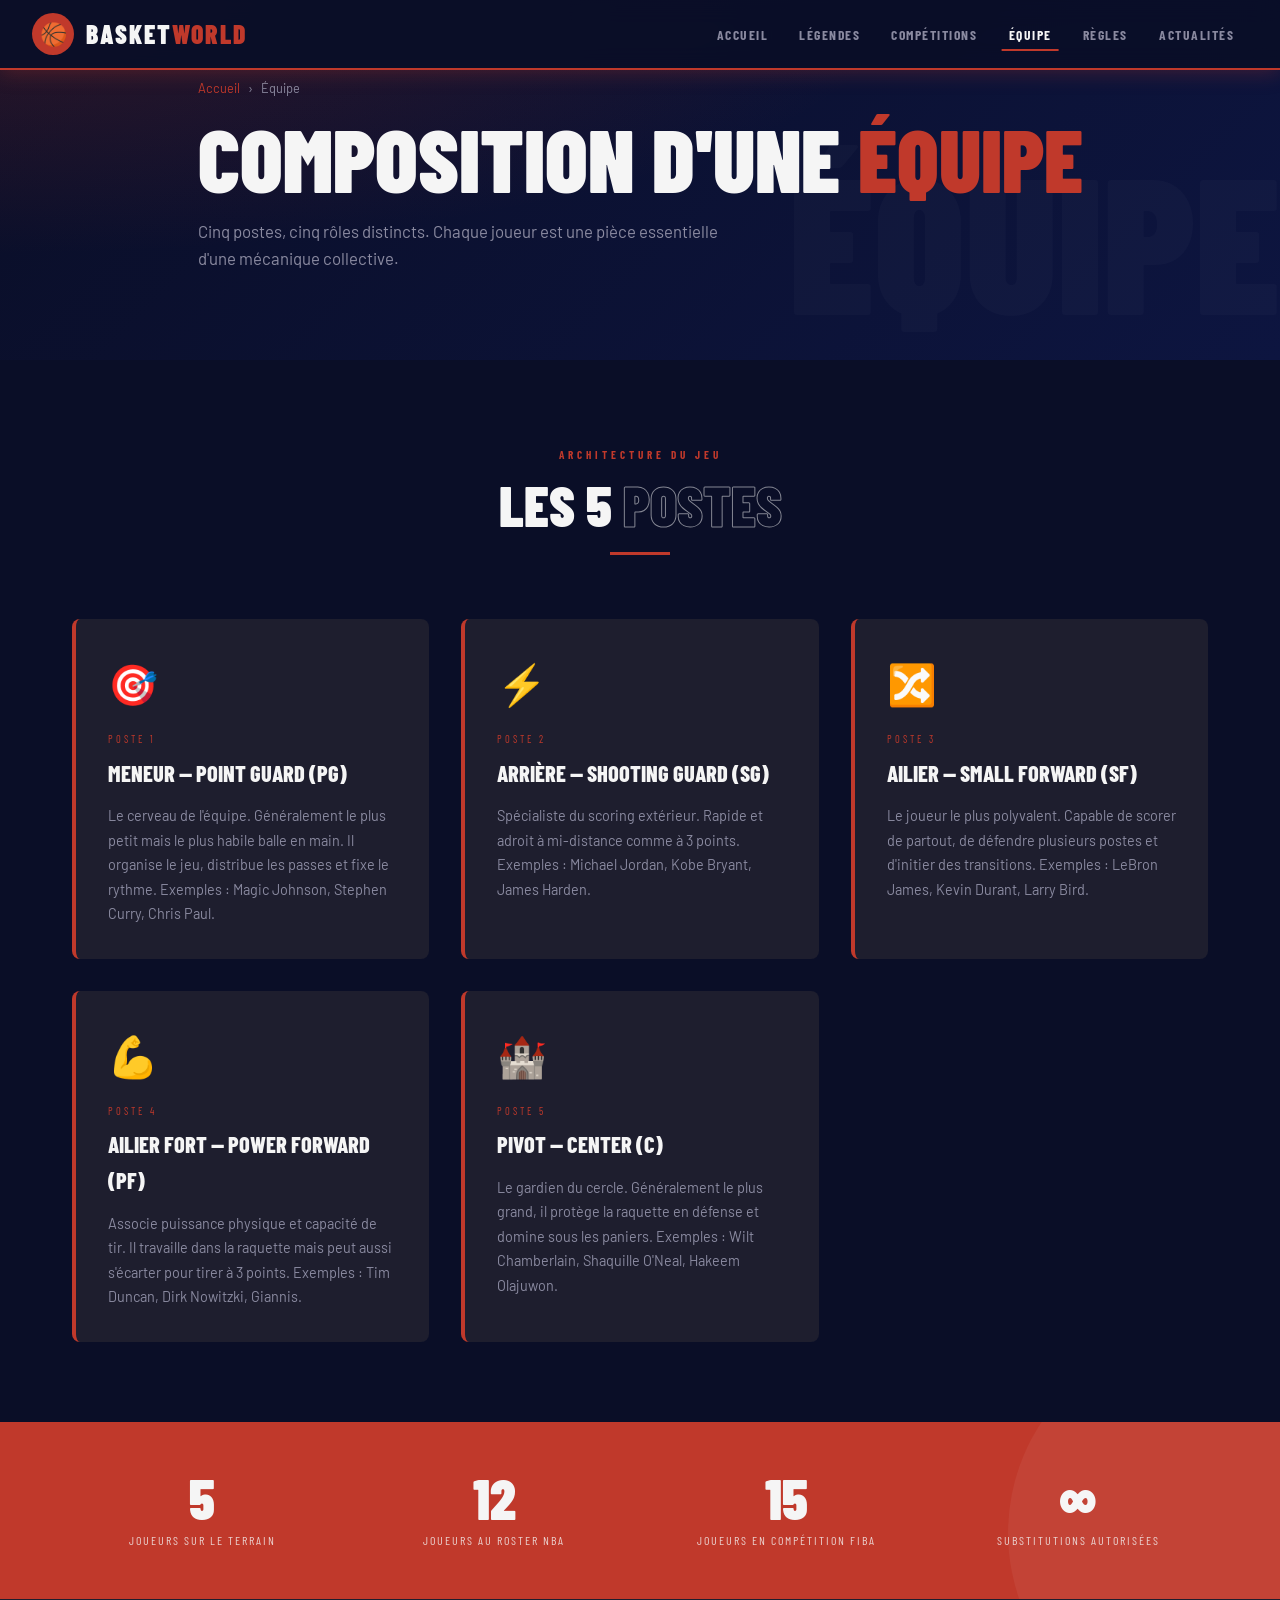
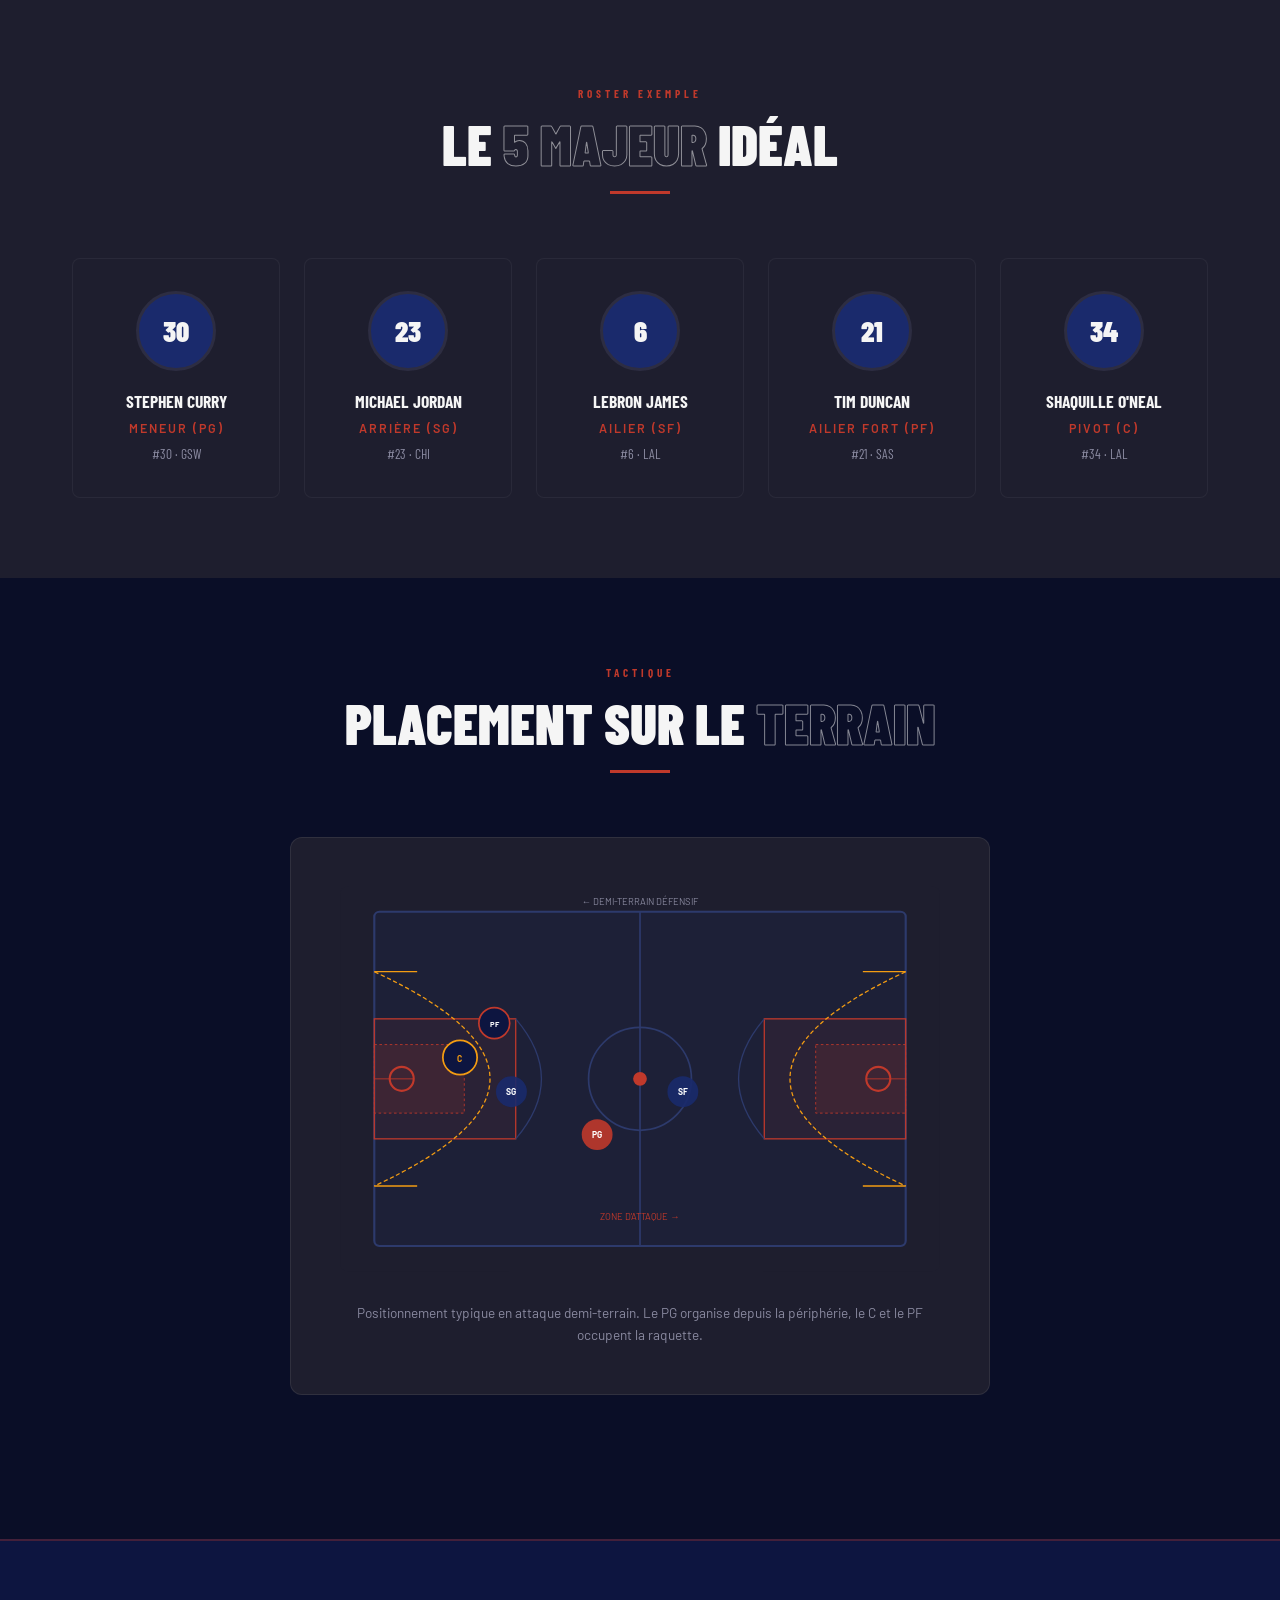
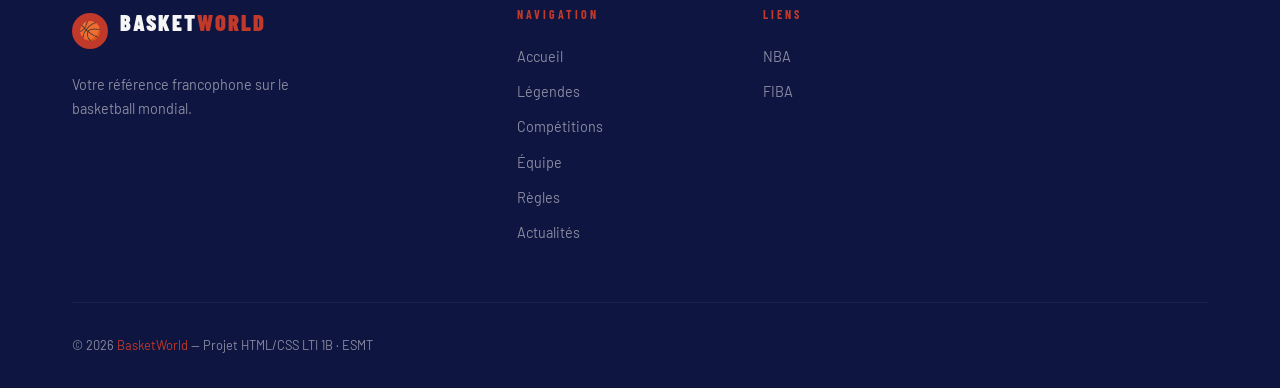
<file: equipe.html>
<!DOCTYPE html>
<html lang="fr">
<head>
  <meta charset="UTF-8" />
  <meta name="viewport" content="width=device-width, initial-scale=1.0" />
  <title>Équipe — BasketWorld</title>
  <link rel="stylesheet" href="index.css" />
</head>
<body>

  <header>
    <div class="logo"><div class="logo-icon">🏀</div><div class="logo-text">Basket<span>World</span></div></div>
    <nav>
      <ul id="nav-menu">
        <li><a href="index.html">Accueil</a></li>
        <li><a href="legendes.html">Légendes</a></li>
        <li><a href="competitions.html">Compétitions</a></li>
        <li><a href="equipe.html" class="active">Équipe</a></li>
        <li><a href="regles.html">Règles</a></li>
        <li><a href="actualites.html">Actualités</a></li>
      </ul>
    </nav>
    <div class="hamburger" onclick="toggleMenu()"><span></span><span></span><span></span></div>
  </header>

  <section class="page-hero" data-title="ÉQUIPE">
    <div class="container">
      <div class="page-hero-content">
        <div class="breadcrumb"><a href="index.html">Accueil</a><span class="sep">›</span><span>Équipe</span></div>
        <h1>Composition d'une <span style="color:var(--rouge)">Équipe</span></h1>
        <p style="color:var(--gris-clair); margin-top:1rem; font-size:1.05rem; max-width:550px;">Cinq postes, cinq rôles distincts. Chaque joueur est une pièce essentielle d'une mécanique collective.</p>
      </div>
    </div>
  </section>

  <section>
    <div class="container">
      <div class="section-header reveal">
        <div class="section-label">Architecture du jeu</div>
        <h2 class="section-title">Les 5 <span class="outline">Postes</span></h2>
        <div class="section-divider"></div>
      </div>
      <div class="rules-grid">
        <div class="rule-card reveal">
          <div class="rule-icon">🎯</div><div class="rule-number">Poste 1</div>
          <h3 class="rule-title">Meneur — Point Guard (PG)</h3>
          <p class="rule-text">Le cerveau de l'équipe. Généralement le plus petit mais le plus habile balle en main. Il organise le jeu, distribue les passes et fixe le rythme. Exemples : Magic Johnson, Stephen Curry, Chris Paul.</p>
        </div>
        <div class="rule-card reveal">
          <div class="rule-icon">⚡</div><div class="rule-number">Poste 2</div>
          <h3 class="rule-title">Arrière — Shooting Guard (SG)</h3>
          <p class="rule-text">Spécialiste du scoring extérieur. Rapide et adroit à mi-distance comme à 3 points. Exemples : Michael Jordan, Kobe Bryant, James Harden.</p>
        </div>
        <div class="rule-card reveal">
          <div class="rule-icon">🔀</div><div class="rule-number">Poste 3</div>
          <h3 class="rule-title">Ailier — Small Forward (SF)</h3>
          <p class="rule-text">Le joueur le plus polyvalent. Capable de scorer de partout, de défendre plusieurs postes et d'initier des transitions. Exemples : LeBron James, Kevin Durant, Larry Bird.</p>
        </div>
        <div class="rule-card reveal">
          <div class="rule-icon">💪</div><div class="rule-number">Poste 4</div>
          <h3 class="rule-title">Ailier Fort — Power Forward (PF)</h3>
          <p class="rule-text">Associe puissance physique et capacité de tir. Il travaille dans la raquette mais peut aussi s'écarter pour tirer à 3 points. Exemples : Tim Duncan, Dirk Nowitzki, Giannis.</p>
        </div>
        <div class="rule-card reveal">
          <div class="rule-icon">🏰</div><div class="rule-number">Poste 5</div>
          <h3 class="rule-title">Pivot — Center (C)</h3>
          <p class="rule-text">Le gardien du cercle. Généralement le plus grand, il protège la raquette en défense et domine sous les paniers. Exemples : Wilt Chamberlain, Shaquille O'Neal, Hakeem Olajuwon.</p>
        </div>
      </div>
    </div>
  </section>

  <div class="stats-banner">
    <div class="container">
      <div class="stats-grid">
        <div class="stat-item"><span class="stat-number">5</span><span class="stat-label">Joueurs sur le terrain</span></div>
        <div class="stat-item"><span class="stat-number">12</span><span class="stat-label">Joueurs au roster NBA</span></div>
        <div class="stat-item"><span class="stat-number">15</span><span class="stat-label">Joueurs en compétition FIBA</span></div>
        <div class="stat-item"><span class="stat-number">∞</span><span class="stat-label">Substitutions autorisées</span></div>
      </div>
    </div>
  </div>

  <section style="background:var(--gris-fonce); padding:5rem 0;">
    <div class="container">
      <div class="section-header reveal">
        <div class="section-label">Roster exemple</div>
        <h2 class="section-title">Le <span class="outline">5 Majeur</span> Idéal</h2>
        <div class="section-divider"></div>
      </div>
      <div class="team-grid">
        <div class="team-member reveal"><div class="member-jersey">30</div><div class="member-name">Stephen Curry</div><div class="member-pos">Meneur (PG)</div><div class="member-num">#30 · GSW</div></div>
        <div class="team-member reveal"><div class="member-jersey">23</div><div class="member-name">Michael Jordan</div><div class="member-pos">Arrière (SG)</div><div class="member-num">#23 · CHI</div></div>
        <div class="team-member reveal"><div class="member-jersey">6</div><div class="member-name">LeBron James</div><div class="member-pos">Ailier (SF)</div><div class="member-num">#6 · LAL</div></div>
        <div class="team-member reveal"><div class="member-jersey">21</div><div class="member-name">Tim Duncan</div><div class="member-pos">Ailier Fort (PF)</div><div class="member-num">#21 · SAS</div></div>
        <div class="team-member reveal"><div class="member-jersey">34</div><div class="member-name">Shaquille O'Neal</div><div class="member-pos">Pivot (C)</div><div class="member-num">#34 · LAL</div></div>
      </div>
    </div>
  </section>

  <section>
    <div class="container">
      <div class="section-header reveal">
        <div class="section-label">Tactique</div>
        <h2 class="section-title">Placement sur le <span class="outline">Terrain</span></h2>
        <div class="section-divider"></div>
      </div>
      <div class="court-diagram reveal">
        <svg class="court-svg" viewBox="0 0 700 450" xmlns="http://www.w3.org/2000/svg">
          <rect width="700" height="450" fill="#1e1e2e" rx="10"/>
          <rect x="40" y="30" width="620" height="390" fill="rgba(26,42,108,0.15)" stroke="#2d3a6c" stroke-width="2.5" rx="6"/>
          <line x1="350" y1="30" x2="350" y2="420" stroke="#2d3a6c" stroke-width="2"/>
          <circle cx="350" cy="225" r="60" fill="none" stroke="#2d3a6c" stroke-width="2"/>
          <circle cx="350" cy="225" r="8" fill="#c0392b"/>
          <rect x="40" y="155" width="165" height="140" fill="rgba(192,57,43,0.08)" stroke="#c0392b" stroke-width="1.5"/>
          <rect x="40" y="185" width="105" height="80" fill="rgba(192,57,43,0.12)" stroke="#c0392b" stroke-width="1" stroke-dasharray="3,3"/>
          <rect x="495" y="155" width="165" height="140" fill="rgba(192,57,43,0.08)" stroke="#c0392b" stroke-width="1.5"/>
          <rect x="555" y="185" width="105" height="80" fill="rgba(192,57,43,0.12)" stroke="#c0392b" stroke-width="1" stroke-dasharray="3,3"/>
          <path d="M 205,155 Q 265,225 205,295" fill="none" stroke="#2d3a6c" stroke-width="1.5"/>
          <path d="M 495,155 Q 435,225 495,295" fill="none" stroke="#2d3a6c" stroke-width="1.5"/>
          <path d="M 40,100 Q 310,225 40,350" fill="none" stroke="#f39c12" stroke-width="1.5" stroke-dasharray="5,3"/>
          <line x1="40" y1="100" x2="90" y2="100" stroke="#f39c12" stroke-width="1.5"/>
          <line x1="40" y1="350" x2="90" y2="350" stroke="#f39c12" stroke-width="1.5"/>
          <path d="M 660,100 Q 390,225 660,350" fill="none" stroke="#f39c12" stroke-width="1.5" stroke-dasharray="5,3"/>
          <line x1="660" y1="100" x2="610" y2="100" stroke="#f39c12" stroke-width="1.5"/>
          <line x1="660" y1="350" x2="610" y2="350" stroke="#f39c12" stroke-width="1.5"/>
          <circle cx="72" cy="225" r="14" fill="none" stroke="#c0392b" stroke-width="2.5"/>
          <line x1="40" y1="225" x2="86" y2="225" stroke="#c0392b" stroke-width="1"/>
          <circle cx="628" cy="225" r="14" fill="none" stroke="#c0392b" stroke-width="2.5"/>
          <line x1="660" y1="225" x2="614" y2="225" stroke="#c0392b" stroke-width="1"/>
          <circle cx="300" cy="290" r="18" fill="#c0392b" opacity="0.9"/>
          <text x="300" y="294" fill="white" text-anchor="middle" font-size="10" font-weight="bold">PG</text>
          <circle cx="200" cy="240" r="18" fill="#1a2a6c" opacity="0.9"/>
          <text x="200" y="244" fill="white" text-anchor="middle" font-size="10" font-weight="bold">SG</text>
          <circle cx="400" cy="240" r="18" fill="#1a2a6c" opacity="0.9"/>
          <text x="400" y="244" fill="white" text-anchor="middle" font-size="10" font-weight="bold">SF</text>
          <circle cx="180" cy="160" r="18" fill="#0d1540" stroke="#c0392b" stroke-width="2"/>
          <text x="180" y="164" fill="white" text-anchor="middle" font-size="9" font-weight="bold">PF</text>
          <circle cx="140" cy="200" r="20" fill="#0d1540" stroke="#f39c12" stroke-width="2"/>
          <text x="140" y="205" fill="#f39c12" text-anchor="middle" font-size="10" font-weight="bold">C</text>
          <text x="350" y="22" fill="#8a8aa0" text-anchor="middle" font-size="11">← DEMI-TERRAIN DÉFENSIF</text>
          <text x="350" y="390" fill="#c0392b" text-anchor="middle" font-size="11">ZONE D'ATTAQUE →</text>
        </svg>
        <p style="margin-top:1.5rem; color:var(--gris-clair); font-size:0.85rem;">Positionnement typique en attaque demi-terrain. Le PG organise depuis la périphérie, le C et le PF occupent la raquette.</p>
      </div>
    </div>
  </section>

  <footer>
    <div class="container">
      <div class="footer-grid">
        <div class="footer-brand"><div class="logo" style="margin-bottom:1rem;"><div class="logo-icon" style="width:36px;height:36px;font-size:18px;">🏀</div><div class="logo-text">Basket<span>World</span></div></div><p class="footer-desc">Votre référence francophone sur le basketball mondial.</p></div>
        <div class="footer-col"><h4>Navigation</h4><ul><li><a href="index.html">Accueil</a></li><li><a href="legendes.html">Légendes</a></li><li><a href="competitions.html">Compétitions</a></li><li><a href="equipe.html">Équipe</a></li><li><a href="regles.html">Règles</a></li><li><a href="actualites.html">Actualités</a></li></ul></div>
        <div class="footer-col"><h4>Liens</h4><ul><li><a href="https://www.nba.com" target="_blank">NBA</a></li><li><a href="https://www.fiba.basketball" target="_blank">FIBA</a></li></ul></div>
        <div class="footer-col"></div>
      </div>
      <div class="footer-bottom"><p class="footer-copy">© 2026 <span>BasketWorld</span> — Projet HTML/CSS LTI 1B · ESMT</p></div>
    </div>
  </footer>

  <script>
    function toggleMenu() { document.getElementById('nav-menu').classList.toggle('open'); }
    const reveals = document.querySelectorAll('.reveal');
    const observer = new IntersectionObserver((entries) => {
      entries.forEach(e => { if (e.isIntersecting) { e.target.classList.add('visible'); observer.unobserve(e.target); }});
    }, { threshold: 0.1 });
    reveals.forEach(r => observer.observe(r));
  </script>
</body>
</html>
</file>
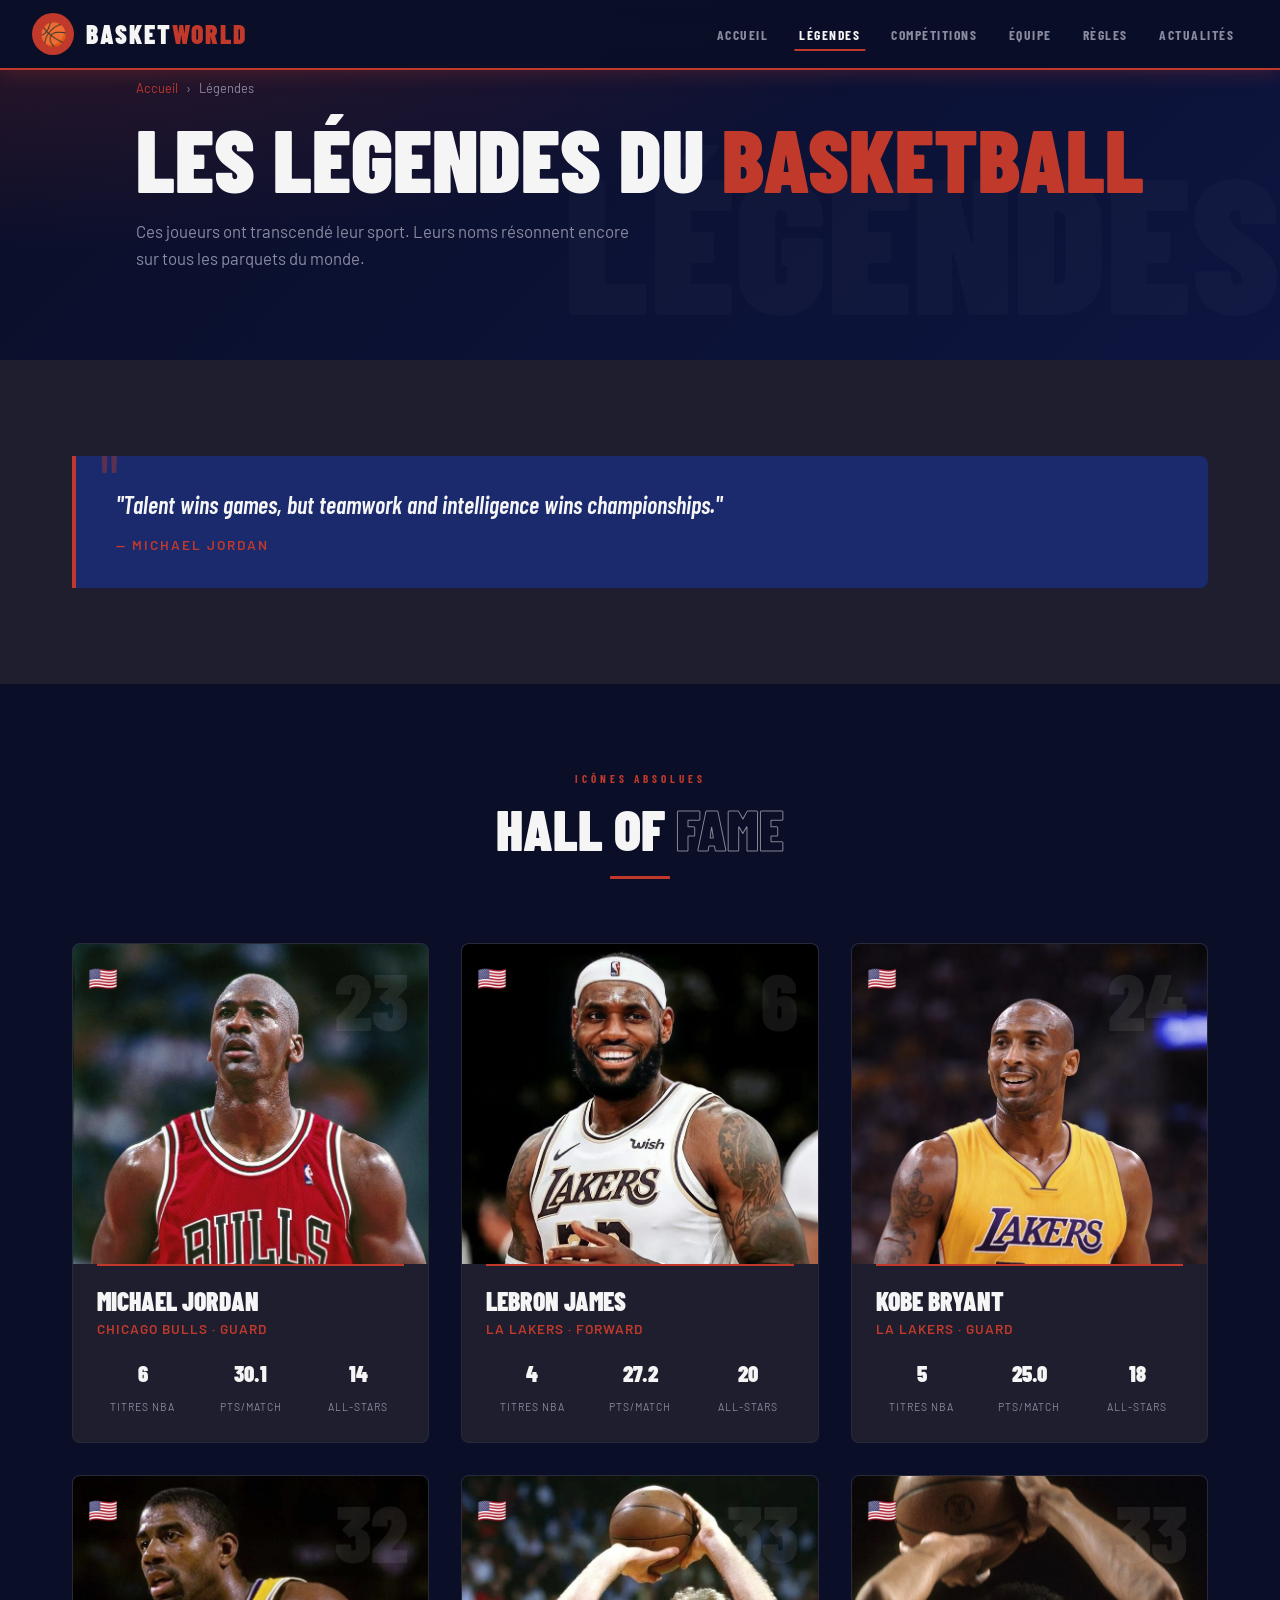
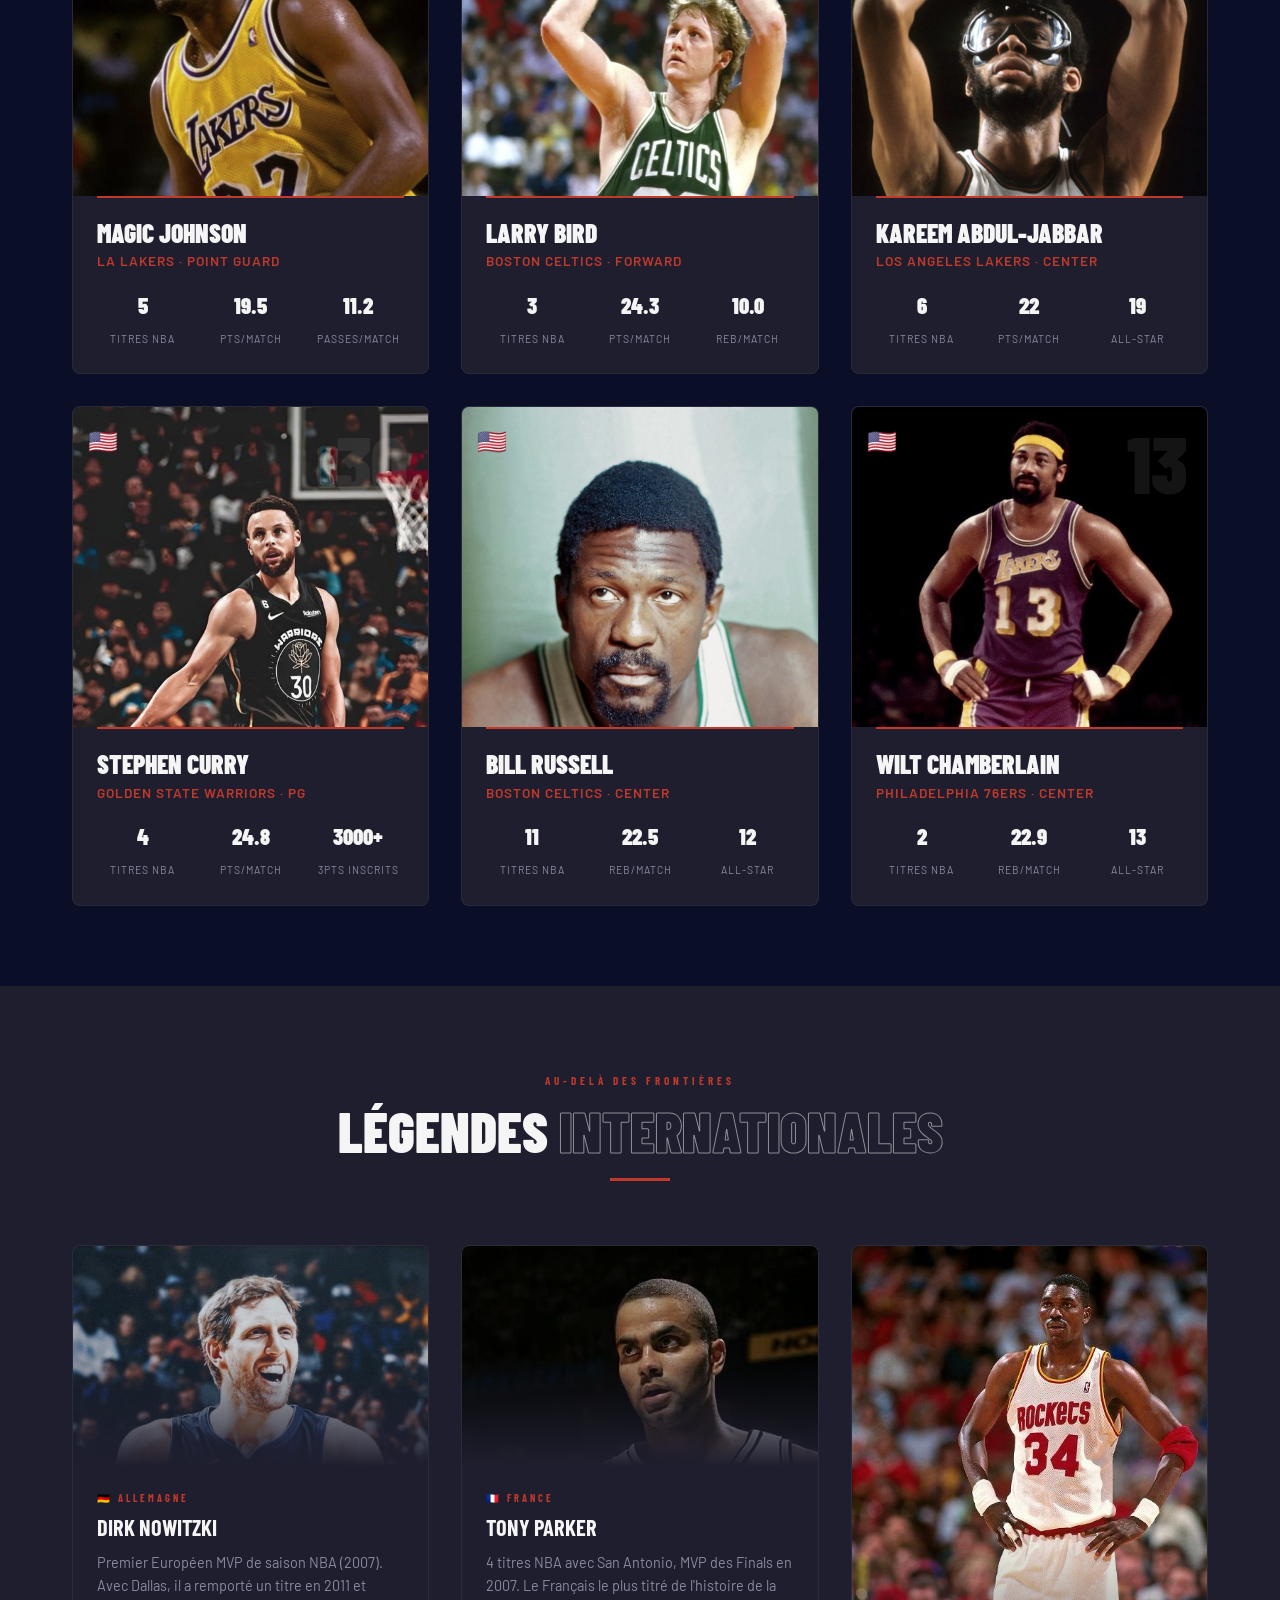
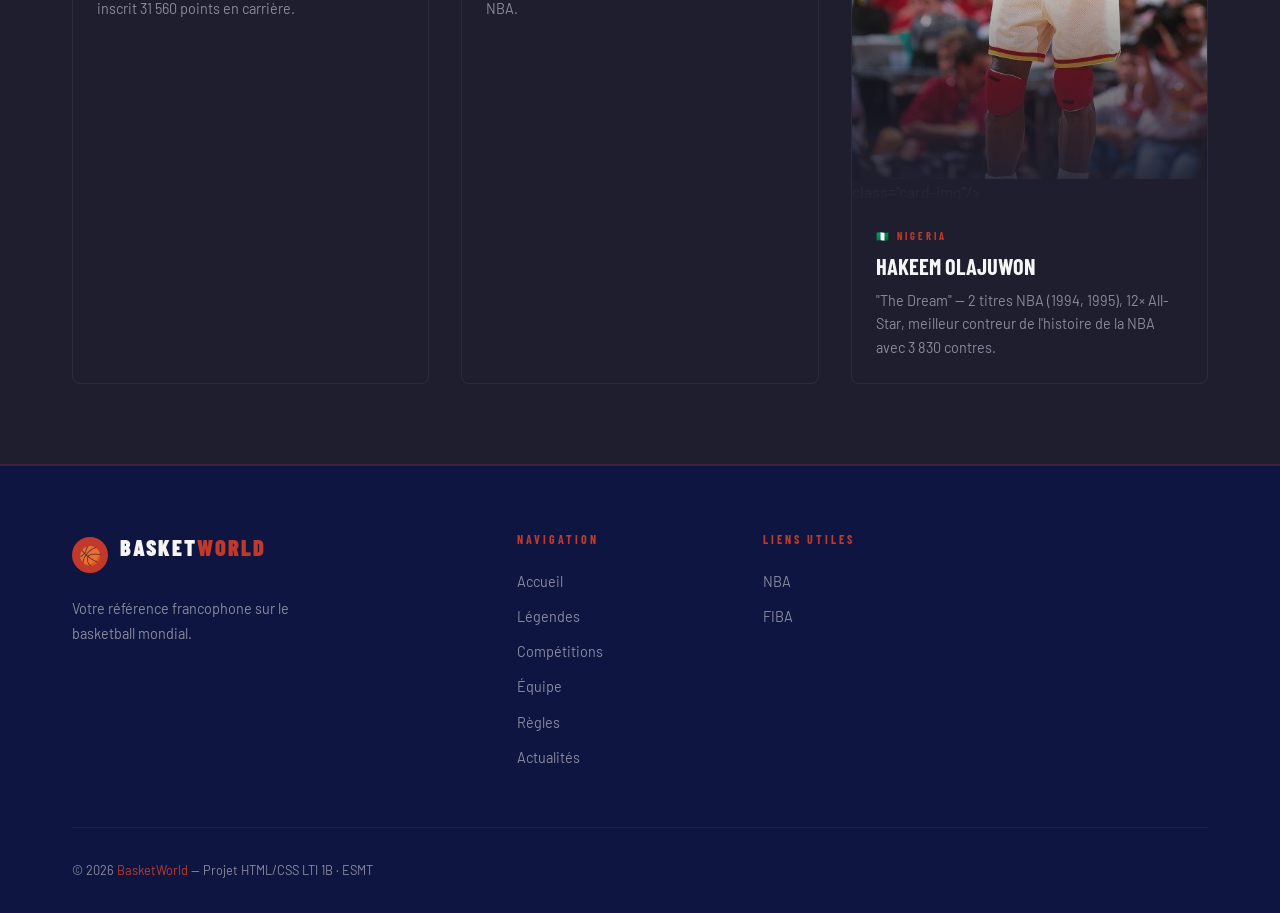
<file: legendes.html>
<!DOCTYPE html>
<html lang="fr">
<head>
  <meta charset="UTF-8" />
  <meta name="viewport" content="width=device-width, initial-scale=1.0" />
  <title>Légendes — BasketWorld</title>
  <link rel="stylesheet" href="index.css" />
</head>
<body>

  <header>
    <div class="logo">
      <div class="logo-icon">🏀</div>
      <div class="logo-text">Basket<span>World</span></div>
    </div>
    <nav>
      <ul id="nav-menu">
        <li><a href="index.html">Accueil</a></li>
        <li><a href="legendes.html" class="active">Légendes</a></li>
        <li><a href="competitions.html">Compétitions</a></li>
        <li><a href="equipe.html">Équipe</a></li>
        <li><a href="regles.html">Règles</a></li>
        <li><a href="actualites.html">Actualités</a></li>
      </ul>
    </nav>
    <div class="hamburger" onclick="toggleMenu()"><span></span><span></span><span></span></div>
  </header>

  <section class="page-hero" data-title="LÉGENDES">
    <div class="container">
      <div class="page-hero-content">
        <div class="breadcrumb"><a href="index.html">Accueil</a><span class="sep">›</span><span>Légendes</span></div>
        <h1>Les Légendes du <span style="color:var(--rouge)">Basketball</span></h1>
        <p style="color:var(--gris-clair); margin-top:1rem; font-size:1.05rem; max-width:500px;">Ces joueurs ont transcendé leur sport. Leurs noms résonnent encore sur tous les parquets du monde.</p>
      </div>
    </div>
  </section>

  <section style="padding:3rem 0; background:var(--gris-fonce);">
    <div class="container">
      <div class="quote-block reveal">
        <p class="quote-text">"Talent wins games, but teamwork and intelligence wins championships."</p>
        <p class="quote-author">— Michael Jordan</p>
      </div>
    </div>
  </section>

  <section>
    <div class="container">
      <div class="section-header reveal">
        <div class="section-label">Icônes absolues</div>
        <h2 class="section-title">Hall of <span class="outline">Fame</span></h2>
        <div class="section-divider"></div>
      </div>
      <div class="cards-grid" style="grid-template-columns:repeat(auto-fit,minmax(280px,1fr));">

        <div class="player-card reveal">
          <div class="player-img-container">
            <img src="Michael Jordan.jpeg" alt="Michael Jordan">
            <div class="player-number">23</div><div class="player-country">🇺🇸</div>
          </div>
          <div class="player-info">
            <div class="player-name">Michael Jordan</div>
            <div class="player-team">Chicago Bulls · Guard</div>
            <div class="player-stats">
              <div class="ps-item"><span class="ps-value">6</span><span class="ps-label">Titres NBA</span></div>
              <div class="ps-item"><span class="ps-value">30.1</span><span class="ps-label">Pts/Match</span></div>
              <div class="ps-item"><span class="ps-value">14</span><span class="ps-label">All-Stars</span></div>
            </div>
          </div>
        </div>

        <div class="player-card reveal">
          <div class="player-img-container">
            <img src="Lebron James.jpeg" alt="Lebron James">
            <div class="player-number">6</div><div class="player-country">🇺🇸</div>
          </div>
          <div class="player-info">
            <div class="player-name">LeBron James</div>
            <div class="player-team">LA Lakers · Forward</div>
            <div class="player-stats">
              <div class="ps-item"><span class="ps-value">4</span><span class="ps-label">Titres NBA</span></div>
              <div class="ps-item"><span class="ps-value">27.2</span><span class="ps-label">Pts/Match</span></div>
              <div class="ps-item"><span class="ps-value">20</span><span class="ps-label">All-Stars</span></div>
            </div>
          </div>
        </div>

        <div class="player-card reveal">
          <div class="player-img-container">
            <img src="Kobe Bryant.jpeg" alt="Kobe Bryant">
            <div class="player-number">24</div><div class="player-country">🇺🇸</div>
          </div>
          <div class="player-info">
            <div class="player-name">Kobe Bryant</div>
            <div class="player-team">LA Lakers · Guard</div>
            <div class="player-stats">
              <div class="ps-item"><span class="ps-value">5</span><span class="ps-label">Titres NBA</span></div>
              <div class="ps-item"><span class="ps-value">25.0</span><span class="ps-label">Pts/Match</span></div>
              <div class="ps-item"><span class="ps-value">18</span><span class="ps-label">All-Stars</span></div>
            </div>
          </div>
        </div>

        <div class="player-card reveal">
          <div class="player-img-container">
            <img src="Magic Johnson.jpeg" alt="Magic Johnson">
            <div class="player-number">32</div><div class="player-country">🇺🇸</div>
          </div>
          <div class="player-info">
            <div class="player-name">Magic Johnson</div>
            <div class="player-team">LA Lakers · Point Guard</div>
            <div class="player-stats">
              <div class="ps-item"><span class="ps-value">5</span><span class="ps-label">Titres NBA</span></div>
              <div class="ps-item"><span class="ps-value">19.5</span><span class="ps-label">Pts/Match</span></div>
              <div class="ps-item"><span class="ps-value">11.2</span><span class="ps-label">Passes/Match</span></div>
            </div>
          </div>
        </div>

        <div class="player-card reveal">
          <div class="player-img-container">
            <img src="Larry Bird.jpeg" alt="Larry Bird">
            <div class="player-number">33</div><div class="player-country">🇺🇸</div>
          </div>
          <div class="player-info">
            <div class="player-name">Larry Bird</div>
            <div class="player-team">Boston Celtics · Forward</div>
            <div class="player-stats">
              <div class="ps-item"><span class="ps-value">3</span><span class="ps-label">Titres NBA</span></div>
              <div class="ps-item"><span class="ps-value">24.3</span><span class="ps-label">Pts/Match</span></div>
              <div class="ps-item"><span class="ps-value">10.0</span><span class="ps-label">Reb/Match</span></div>
            </div>
          </div>
        </div>
        
        <div class="player-card reveal">
          <div class="player-img-container">
            <img src="Kareem.jpeg" alt="Kareem Abdul-Jabbar">
            <div class="player-number">33</div><div class="player-country">🇺🇸</div>
          </div>
          <div class="player-info">
            <div class="player-name">Kareem Abdul-Jabbar</div>
            <div class="player-team">Los Angeles Lakers · Center </div>
            <div class="player-stats">
              <div class="ps-item"><span class="ps-value">6</span><span class="ps-label">Titres NBA</span></div>
              <div class="ps-item"><span class="ps-value">22</span><span class="ps-label">Pts/Match</span></div>
              <div class="ps-item"><span class="ps-value">19</span><span class="ps-label">All-Star</span></div>
            </div>
          </div>
        </div>
        <div class="player-card reveal">
          <div class="player-img-container">
            <img src="Stephen Curry.jpeg" alt="Stephen Curry">
            <div class="player-number">30</div><div class="player-country">🇺🇸</div>
          </div>
          <div class="player-info">
            <div class="player-name">Stephen Curry</div>
            <div class="player-team">Golden State Warriors · PG</div>
            <div class="player-stats">
              <div class="ps-item"><span class="ps-value">4</span><span class="ps-label">Titres NBA</span></div>
              <div class="ps-item"><span class="ps-value">24.8</span><span class="ps-label">Pts/Match</span></div>
              <div class="ps-item"><span class="ps-value">3000+</span><span class="ps-label">3pts inscrits</span></div>
            </div>
          </div>
        </div>
        <div class="player-card reveal">
          <div class="player-img-container">
            <img src="bill.jpeg" alt="Bill Russell">
            <div class="player-number">6</div><div class="player-country">🇺🇸</div>
          </div>
          <div class="player-info">
            <div class="player-name">Bill Russell </div>
            <div class="player-team">Boston Celtics · Center</div>
            <div class="player-stats">
              <div class="ps-item"><span class="ps-value">11</span><span class="ps-label">Titres NBA</span></div>
              <div class="ps-item"><span class="ps-value">22.5</span><span class="ps-label">Reb/Match</span></div>
              <div class="ps-item"><span class="ps-value">12</span><span class="ps-label">All-Star</span></div>
            </div>
          </div>
        </div>
        <div class="player-card reveal">
          <div class="player-img-container">
            <img src="wilt.jpeg" alt="Wilt Chamberlain">
            <div class="player-number">13</div><div class="player-country">🇺🇸</div>
          </div>
          <div class="player-info">
            <div class="player-name">Wilt Chamberlain</div>
            <div class="player-team"> Philadelphia 76ers · Center</div>
            <div class="player-stats">
              <div class="ps-item"><span class="ps-value">2</span><span class="ps-label">Titres NBA</span></div>
              <div class="ps-item"><span class="ps-value">22.9</span><span class="ps-label">Reb/Match</span></div>
              <div class="ps-item"><span class="ps-value">13</span><span class="ps-label">All-Star</span></div>
            </div>
          </div>
        </div>
      </div>
    </div>
  </section>

  <section style="background:var(--gris-fonce); padding:5rem 0;">
    <div class="container">
      <div class="section-header reveal">
        <div class="section-label">Au-delà des frontières</div>
        <h2 class="section-title">Légendes <span class="outline">Internationales</span></h2>
        <div class="section-divider"></div>
      </div>
      <div class="cards-grid">
        <div class="card reveal">
          <div class="card-img-wrapper"><img src="Dirk.jpeg" alt="Dirk Nowitzki" class="card-img"/><div class="card-img-overlay"></div></div>
          <div class="card-body"><div class="card-tag">🇩🇪 Allemagne</div><div class="card-title">Dirk Nowitzki</div><p class="card-text">Premier Européen MVP de saison NBA (2007). Avec Dallas, il a remporté un titre en 2011 et inscrit 31 560 points en carrière.</p></div>
        </div>
        <div class="card reveal">
          <div class="card-img-wrapper"><img src="Tony parker.jpeg" alt="Tony Parker" class="card-img"/><div class="card-img-overlay"></div></div>
          <div class="card-body"><div class="card-tag">🇫🇷 France</div><div class="card-title">Tony Parker</div><p class="card-text">4 titres NBA avec San Antonio, MVP des Finals en 2007. Le Français le plus titré de l'histoire de la NBA.</p></div>
        </div>
        <div class="card reveal">
          <div class="card-img-wrapper"><img src="hakeem.jpeg" alt="Hakeem Olajuwon" srcset=""> class="card-img"/><div class="card-img-overlay"></div></div>
          <div class="card-body"><div class="card-tag">🇳🇬 Nigeria</div><div class="card-title">Hakeem Olajuwon</div><p class="card-text">"The Dream" — 2 titres NBA (1994, 1995), 12× All-Star, meilleur contreur de l'histoire de la NBA avec 3 830 contres.</p></div>
        </div>
      </div>
    </div>
  </section>

  <footer>
    <div class="container">
      <div class="footer-grid">
        <div class="footer-brand">
          <div class="logo" style="margin-bottom:1rem;"><div class="logo-icon" style="width:36px;height:36px;font-size:18px;">🏀</div><div class="logo-text">Basket<span>World</span></div></div>
          <p class="footer-desc">Votre référence francophone sur le basketball mondial.</p>
        </div>
        <div class="footer-col"><h4>Navigation</h4><ul>
          <li><a href="index.html">Accueil</a></li><li><a href="legendes.html">Légendes</a></li>
          <li><a href="competitions.html">Compétitions</a></li><li><a href="equipe.html">Équipe</a></li>
          <li><a href="regles.html">Règles</a></li><li><a href="actualites.html">Actualités</a></li>
        </ul></div>
        <div class="footer-col"><h4>Liens utiles</h4><ul><li><a href="https://www.nba.com" target="_blank">NBA</a></li><li><a href="https://www.fiba.basketball" target="_blank">FIBA</a></li></ul></div>
        <div class="footer-col"></div>
      </div>
      <div class="footer-bottom"><p class="footer-copy">© 2026 <span>BasketWorld</span> — Projet HTML/CSS LTI 1B · ESMT</p></div>
    </div>
  </footer>

  <script>
    function toggleMenu() { document.getElementById('nav-menu').classList.toggle('open'); }
    const reveals = document.querySelectorAll('.reveal');
    const observer = new IntersectionObserver((entries) => {
      entries.forEach(e => { if (e.isIntersecting) { e.target.classList.add('visible'); observer.unobserve(e.target); }});
    }, { threshold: 0.1 });
    reveals.forEach(r => observer.observe(r));
  </script>
</body>
</html>
</file>
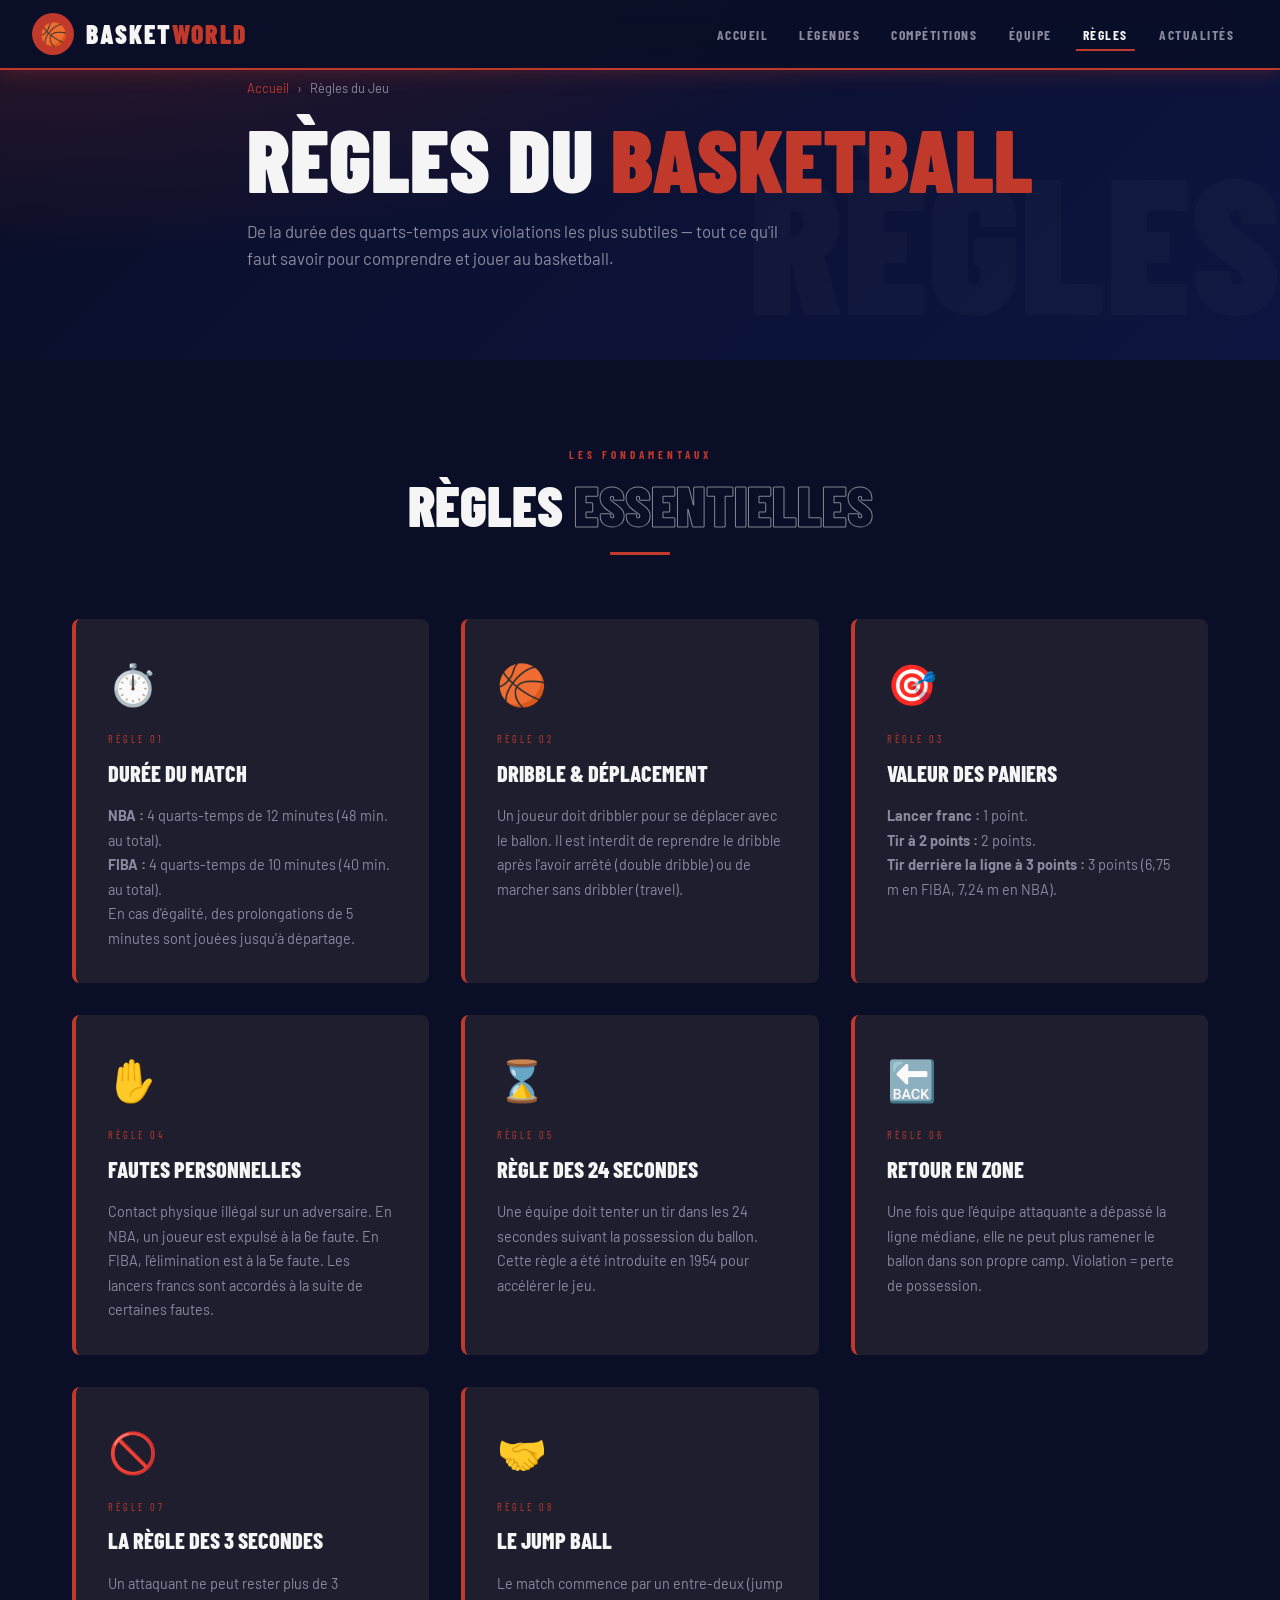
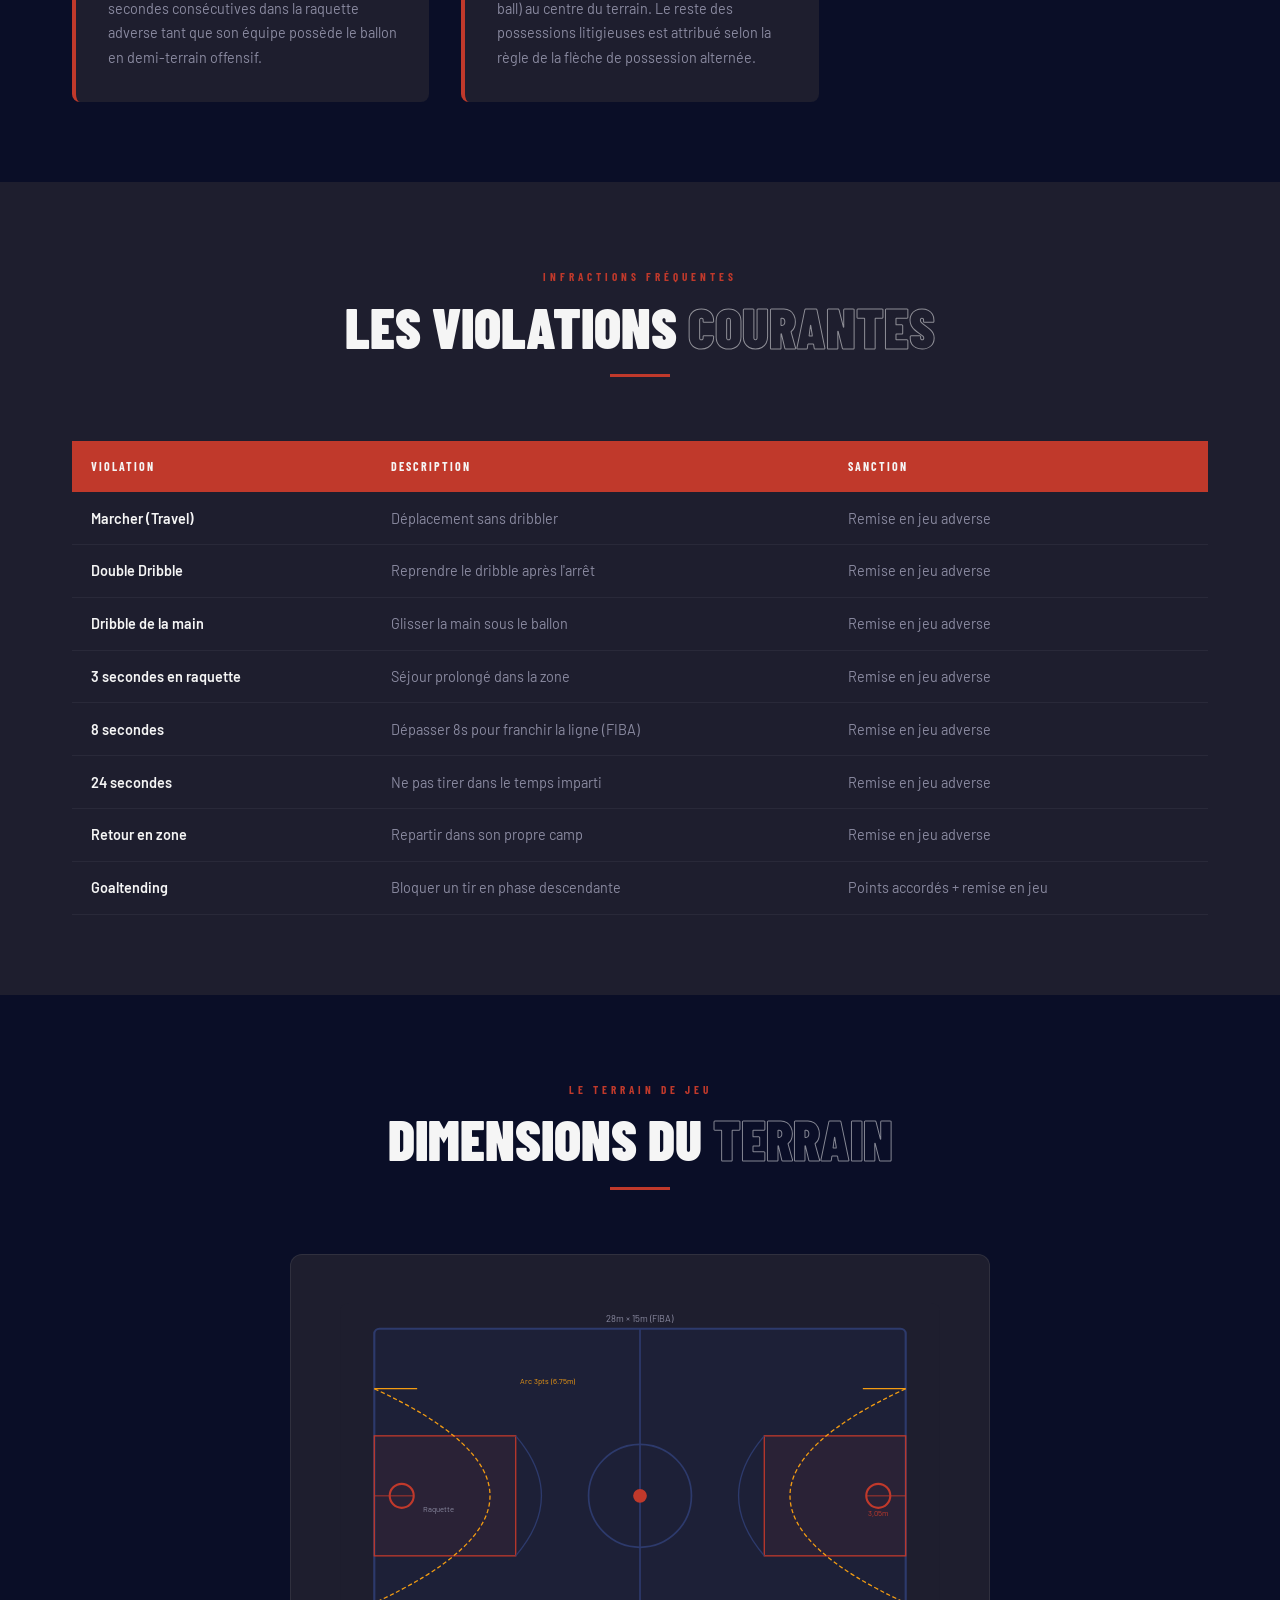
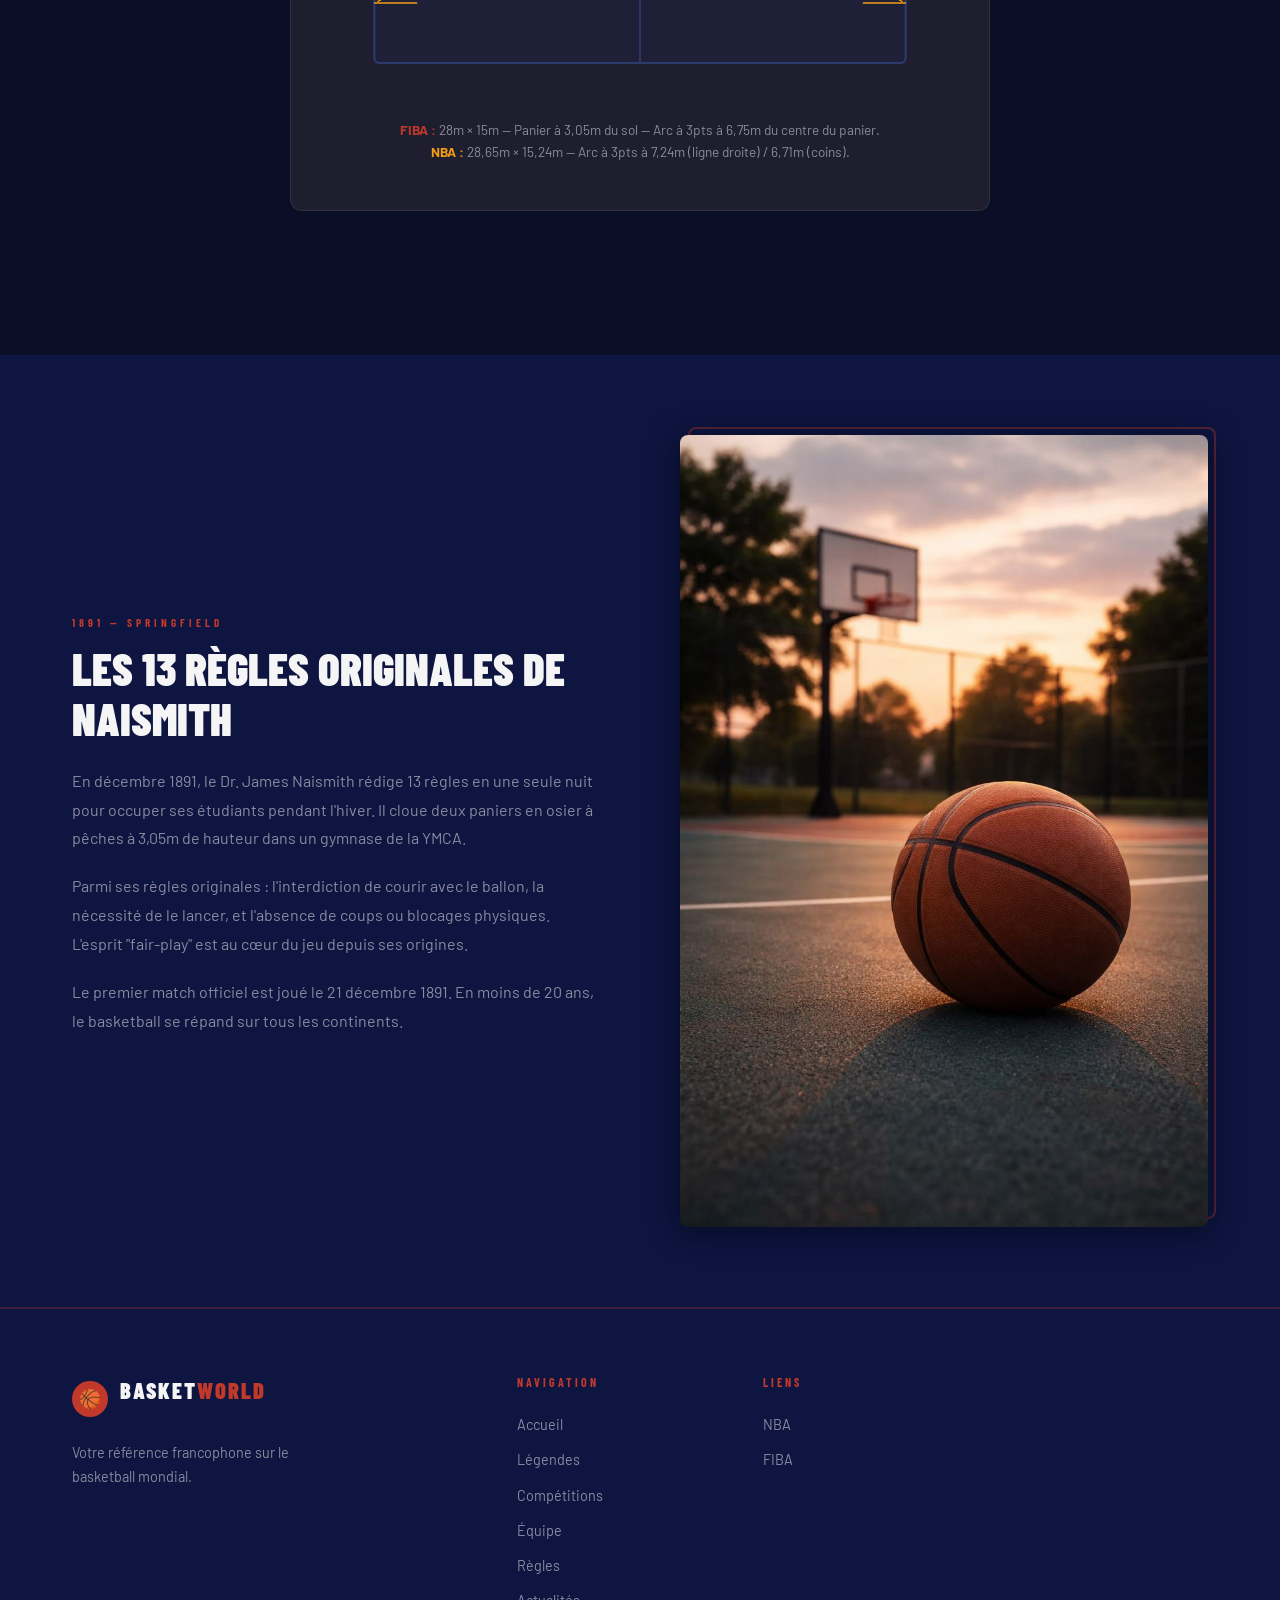
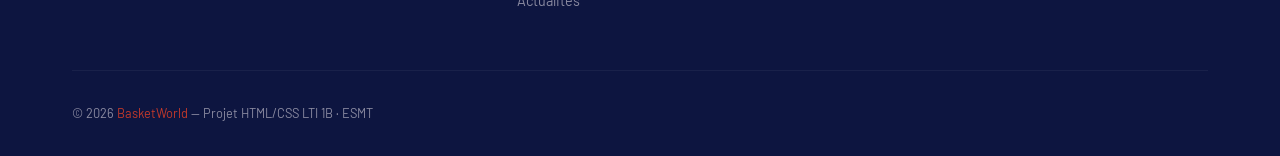
<file: regles.html>
<!DOCTYPE html>
<html lang="fr">
<head>
  <meta charset="UTF-8" />
  <meta name="viewport" content="width=device-width, initial-scale=1.0" />
  <title>Règles du Jeu — BasketWorld</title>
  <link rel="stylesheet" href="index.css" />
</head>
<body>

  <header>
    <div class="logo"><div class="logo-icon">🏀</div><div class="logo-text">Basket<span>World</span></div></div>
    <nav>
      <ul id="nav-menu">
        <li><a href="index.html">Accueil</a></li>
        <li><a href="legendes.html">Légendes</a></li>
        <li><a href="competitions.html">Compétitions</a></li>
        <li><a href="equipe.html">Équipe</a></li>
        <li><a href="regles.html" class="active">Règles</a></li>
        <li><a href="actualites.html">Actualités</a></li>
      </ul>
    </nav>
    <div class="hamburger" onclick="toggleMenu()"><span></span><span></span><span></span></div>
  </header>

  <section class="page-hero" data-title="RÈGLES">
    <div class="container">
      <div class="page-hero-content">
        <div class="breadcrumb"><a href="index.html">Accueil</a><span class="sep">›</span><span>Règles du Jeu</span></div>
        <h1>Règles du <span style="color:var(--rouge)">Basketball</span></h1>
        <p style="color:var(--gris-clair); margin-top:1rem; font-size:1.05rem; max-width:550px;">De la durée des quarts-temps aux violations les plus subtiles — tout ce qu'il faut savoir pour comprendre et jouer au basketball.</p>
      </div>
    </div>
  </section>

  <section>
    <div class="container">
      <div class="section-header reveal">
        <div class="section-label">Les fondamentaux</div>
        <h2 class="section-title">Règles <span class="outline">Essentielles</span></h2>
        <div class="section-divider"></div>
      </div>
      <div class="rules-grid">
        <div class="rule-card reveal"><div class="rule-icon">⏱️</div><div class="rule-number">Règle 01</div><h3 class="rule-title">Durée du Match</h3><p class="rule-text"><strong>NBA :</strong> 4 quarts-temps de 12 minutes (48 min. au total).<br/><strong>FIBA :</strong> 4 quarts-temps de 10 minutes (40 min. au total).<br/>En cas d'égalité, des prolongations de 5 minutes sont jouées jusqu'à départage.</p></div>
        <div class="rule-card reveal"><div class="rule-icon">🏀</div><div class="rule-number">Règle 02</div><h3 class="rule-title">Dribble & Déplacement</h3><p class="rule-text">Un joueur doit dribbler pour se déplacer avec le ballon. Il est interdit de reprendre le dribble après l'avoir arrêté (double dribble) ou de marcher sans dribbler (travel).</p></div>
        <div class="rule-card reveal"><div class="rule-icon">🎯</div><div class="rule-number">Règle 03</div><h3 class="rule-title">Valeur des Paniers</h3><p class="rule-text"><strong>Lancer franc :</strong> 1 point.<br/><strong>Tir à 2 points :</strong> 2 points.<br/><strong>Tir derrière la ligne à 3 points :</strong> 3 points (6,75 m en FIBA, 7,24 m en NBA).</p></div>
        <div class="rule-card reveal"><div class="rule-icon">✋</div><div class="rule-number">Règle 04</div><h3 class="rule-title">Fautes Personnelles</h3><p class="rule-text">Contact physique illégal sur un adversaire. En NBA, un joueur est expulsé à la 6e faute. En FIBA, l'élimination est à la 5e faute. Les lancers francs sont accordés à la suite de certaines fautes.</p></div>
        <div class="rule-card reveal"><div class="rule-icon">⌛</div><div class="rule-number">Règle 05</div><h3 class="rule-title">Règle des 24 Secondes</h3><p class="rule-text">Une équipe doit tenter un tir dans les 24 secondes suivant la possession du ballon. Cette règle a été introduite en 1954 pour accélérer le jeu.</p></div>
        <div class="rule-card reveal"><div class="rule-icon">🔙</div><div class="rule-number">Règle 06</div><h3 class="rule-title">Retour en Zone</h3><p class="rule-text">Une fois que l'équipe attaquante a dépassé la ligne médiane, elle ne peut plus ramener le ballon dans son propre camp. Violation = perte de possession.</p></div>
        <div class="rule-card reveal"><div class="rule-icon">🚫</div><div class="rule-number">Règle 07</div><h3 class="rule-title">La Règle des 3 Secondes</h3><p class="rule-text">Un attaquant ne peut rester plus de 3 secondes consécutives dans la raquette adverse tant que son équipe possède le ballon en demi-terrain offensif.</p></div>
        <div class="rule-card reveal"><div class="rule-icon">🤝</div><div class="rule-number">Règle 08</div><h3 class="rule-title">Le Jump Ball</h3><p class="rule-text">Le match commence par un entre-deux (jump ball) au centre du terrain. Le reste des possessions litigieuses est attribué selon la règle de la flèche de possession alternée.</p></div>
      </div>
    </div>
  </section>

  <section style="background:var(--gris-fonce); padding:5rem 0;">
    <div class="container">
      <div class="section-header reveal">
        <div class="section-label">Infractions fréquentes</div>
        <h2 class="section-title">Les Violations <span class="outline">Courantes</span></h2>
        <div class="section-divider"></div>
      </div>
      <div class="reveal" style="overflow-x:auto;">
        <table class="styled-table">
          <thead><tr><th>Violation</th><th>Description</th><th>Sanction</th></tr></thead>
          <tbody>
            <tr><td>Marcher (Travel)</td><td>Déplacement sans dribbler</td><td>Remise en jeu adverse</td></tr>
            <tr><td>Double Dribble</td><td>Reprendre le dribble après l'arrêt</td><td>Remise en jeu adverse</td></tr>
            <tr><td>Dribble de la main</td><td>Glisser la main sous le ballon</td><td>Remise en jeu adverse</td></tr>
            <tr><td>3 secondes en raquette</td><td>Séjour prolongé dans la zone</td><td>Remise en jeu adverse</td></tr>
            <tr><td>8 secondes</td><td>Dépasser 8s pour franchir la ligne (FIBA)</td><td>Remise en jeu adverse</td></tr>
            <tr><td>24 secondes</td><td>Ne pas tirer dans le temps imparti</td><td>Remise en jeu adverse</td></tr>
            <tr><td>Retour en zone</td><td>Repartir dans son propre camp</td><td>Remise en jeu adverse</td></tr>
            <tr><td>Goaltending</td><td>Bloquer un tir en phase descendante</td><td>Points accordés + remise en jeu</td></tr>
          </tbody>
        </table>
      </div>
    </div>
  </section>

  <section>
    <div class="container">
      <div class="section-header reveal">
        <div class="section-label">Le terrain de jeu</div>
        <h2 class="section-title">Dimensions du <span class="outline">Terrain</span></h2>
        <div class="section-divider"></div>
      </div>
      <div class="court-diagram reveal">
        <svg class="court-svg" viewBox="0 0 700 450" xmlns="http://www.w3.org/2000/svg">
          <rect width="700" height="450" fill="#1e1e2e" rx="10"/>
          <rect x="40" y="30" width="620" height="390" fill="rgba(26,42,108,0.15)" stroke="#2d3a6c" stroke-width="2.5" rx="6"/>
          <line x1="350" y1="30" x2="350" y2="420" stroke="#2d3a6c" stroke-width="2"/>
          <circle cx="350" cy="225" r="60" fill="none" stroke="#2d3a6c" stroke-width="2"/>
          <circle cx="350" cy="225" r="8" fill="#c0392b"/>
          <rect x="40" y="155" width="165" height="140" fill="rgba(192,57,43,0.08)" stroke="#c0392b" stroke-width="1.5"/>
          <rect x="495" y="155" width="165" height="140" fill="rgba(192,57,43,0.08)" stroke="#c0392b" stroke-width="1.5"/>
          <path d="M 205,155 Q 265,225 205,295" fill="none" stroke="#2d3a6c" stroke-width="1.5"/>
          <path d="M 495,155 Q 435,225 495,295" fill="none" stroke="#2d3a6c" stroke-width="1.5"/>
          <path d="M 40,100 Q 310,225 40,350" fill="none" stroke="#f39c12" stroke-width="1.5" stroke-dasharray="5,3"/>
          <line x1="40" y1="100" x2="90" y2="100" stroke="#f39c12" stroke-width="1.5"/>
          <line x1="40" y1="350" x2="90" y2="350" stroke="#f39c12" stroke-width="1.5"/>
          <path d="M 660,100 Q 390,225 660,350" fill="none" stroke="#f39c12" stroke-width="1.5" stroke-dasharray="5,3"/>
          <line x1="660" y1="100" x2="610" y2="100" stroke="#f39c12" stroke-width="1.5"/>
          <line x1="660" y1="350" x2="610" y2="350" stroke="#f39c12" stroke-width="1.5"/>
          <circle cx="72" cy="225" r="14" fill="none" stroke="#c0392b" stroke-width="2.5"/>
          <line x1="40" y1="225" x2="86" y2="225" stroke="#c0392b" stroke-width="1"/>
          <circle cx="628" cy="225" r="14" fill="none" stroke="#c0392b" stroke-width="2.5"/>
          <line x1="660" y1="225" x2="614" y2="225" stroke="#c0392b" stroke-width="1"/>
          <text x="350" y="22" fill="#8a8aa0" text-anchor="middle" font-size="11">28m × 15m (FIBA)</text>
          <text x="115" y="244" fill="#8a8aa0" font-size="9" text-anchor="middle">Raquette</text>
          <text x="210" y="95" fill="#f39c12" font-size="9">Arc 3pts (6.75m)</text>
          <text x="628" y="248" fill="#c0392b" font-size="9" text-anchor="middle">3,05m</text>
        </svg>
        <p style="margin-top:1.5rem; color:var(--gris-clair); font-size:0.85rem;"><strong style="color:var(--rouge)">FIBA :</strong> 28m × 15m — Panier à 3,05m du sol — Arc à 3pts à 6,75m du centre du panier.<br/><strong style="color:var(--or)">NBA :</strong> 28,65m × 15,24m — Arc à 3pts à 7,24m (ligne droite) / 6,71m (coins).</p>
      </div>
    </div>
  </section>

  <section style="background:var(--bleu-profond); padding:5rem 0;">
    <div class="container">
      <div class="intro-block reveal">
        <div class="intro-text">
          <div class="section-label">1891 — Springfield</div>
          <h2>Les 13 Règles Originales de Naismith</h2>
          <p>En décembre 1891, le Dr. James Naismith rédige 13 règles en une seule nuit pour occuper ses étudiants pendant l'hiver. Il cloue deux paniers en osier à pêches à 3,05m de hauteur dans un gymnase de la YMCA.</p>
          <p>Parmi ses règles originales : l'interdiction de courir avec le ballon, la nécessité de le lancer, et l'absence de coups ou blocages physiques. L'esprit "fair-play" est au cœur du jeu depuis ses origines.</p>
          <p>Le premier match officiel est joué le 21 décembre 1891. En moins de 20 ans, le basketball se répand sur tous les continents.</p>
        </div>
        <div class="intro-image">
          <img src="regles.jpeg" alt="Basketball vintage"/>
        </div>
      </div>
    </div>
  </section>

  <footer>
    <div class="container">
      <div class="footer-grid">
        <div class="footer-brand"><div class="logo" style="margin-bottom:1rem;"><div class="logo-icon" style="width:36px;height:36px;font-size:18px;">🏀</div><div class="logo-text">Basket<span>World</span></div></div><p class="footer-desc">Votre référence francophone sur le basketball mondial.</p></div>
        <div class="footer-col"><h4>Navigation</h4><ul><li><a href="index.html">Accueil</a></li><li><a href="legendes.html">Légendes</a></li><li><a href="competitions.html">Compétitions</a></li><li><a href="equipe.html">Équipe</a></li><li><a href="regles.html">Règles</a></li><li><a href="actualites.html">Actualités</a></li></ul></div>
        <div class="footer-col"><h4>Liens</h4><ul><li><a href="https://www.nba.com" target="_blank">NBA</a></li><li><a href="https://www.fiba.basketball" target="_blank">FIBA</a></li></ul></div>
        <div class="footer-col"></div>
      </div>
      <div class="footer-bottom"><p class="footer-copy">© 2026 <span>BasketWorld</span> — Projet HTML/CSS LTI 1B · ESMT</p></div>
    </div>
  </footer>

  <script>
    function toggleMenu() { document.getElementById('nav-menu').classList.toggle('open'); }
    const reveals = document.querySelectorAll('.reveal');
    const observer = new IntersectionObserver((entries) => {
      entries.forEach(e => { if (e.isIntersecting) { e.target.classList.add('visible'); observer.unobserve(e.target); }});
    }, { threshold: 0.1 });
    reveals.forEach(r => observer.observe(r));
  </script>
</body>
</html>
</file>
<file: index.css>
@import url('https://fonts.googleapis.com/css2?family=Barlow+Condensed:wght@400;600;700;900&family=Barlow:wght@300;400;500;600&display=swap');
:root {
  --bleu-nuit: #0a0e27;
  --bleu-profond: #0d1540;
  --bleu-acier: #1a2a6c;
  --rouge: #c0392b;
  --rouge-vif: #e74c3c;
  --blanc: #f5f5f5;
  --gris-fonce: #1e1e2e;
  --gris-moyen: #2d2d42;
  --gris-clair: #8a8aa0;
  --or: #f39c12;
  --font-titre: 'Barlow Condensed', sans-serif;
  --font-body: 'Barlow', sans-serif;
  --transition: 0.3s ease;
  --shadow: 0 4px 30px rgba(0,0,0,0.5);
  --radius: 4px;
}
*, *::before, *::after {
  box-sizing: border-box;
  margin: 0;
  padding: 0;
}
html { scroll-behavior: smooth; }

body {
  background-color: var(--bleu-nuit);
  color: var(--blanc);
  font-family: var(--font-body);
  font-size: 16px;
  line-height: 1.6;
  overflow-x: hidden;
}

a { color: inherit; text-decoration: none; }
img { max-width: 100%; display: block; }
ul { list-style: none; }

::-webkit-scrollbar { width: 6px; }
::-webkit-scrollbar-track { background: var(--bleu-nuit); }
::-webkit-scrollbar-thumb { background: var(--rouge); border-radius: 3px; }

header {
  position: fixed;
  top: 0; left: 0; right: 0;
  z-index: 1000;
  background: rgba(10, 14, 39, 0.95);
  backdrop-filter: blur(12px);
  border-bottom: 2px solid var(--rouge);
  padding: 0 2rem;
  display: flex;
  align-items: center;
  justify-content: space-between;
  height: 70px;
  box-shadow: 0 2px 20px rgba(192, 57, 43, 0.3);
}

.logo { display: flex; align-items: center; gap: 12px; }

.logo-icon {
  width: 42px; height: 42px;
  background: var(--rouge);
  border-radius: 50%;
  display: flex; align-items: center; justify-content: center;
  font-size: 22px;
  animation: pulse-ball 2s ease infinite;
}

@keyframes pulse-ball {
  0%   { box-shadow: 0 0 0 0 rgba(192,57,43,0.5); }
  70%  { box-shadow: 0 0 0 12px rgba(192,57,43,0); }
  100% { box-shadow: 0 0 0 0 rgba(192,57,43,0); }
}

.logo-text {
  font-family: var(--font-titre);
  font-size: 1.6rem; font-weight: 900;
  letter-spacing: 2px; text-transform: uppercase;
  color: var(--blanc);
}
.logo-text span { color: var(--rouge); }

nav ul { display: flex; gap: 0.2rem; align-items: center; }

nav ul li a {
  font-family: var(--font-titre);
  font-size: 0.85rem; font-weight: 700;
  letter-spacing: 1.5px; text-transform: uppercase;
  padding: 8px 14px;
  border-radius: var(--radius);
  transition: var(--transition);
  color: var(--gris-clair);
  position: relative;
}

nav ul li a::after {
  content: '';
  position: absolute;
  bottom: 0; left: 50%;
  transform: translateX(-50%);
  width: 0; height: 2px;
  background: var(--rouge);
  transition: var(--transition);
}

nav ul li a:hover,
nav ul li a.active { color: var(--blanc); }

nav ul li a:hover::after,
nav ul li a.active::after { width: 80%; }

.hamburger {
  display: none;
  flex-direction: column;
  gap: 5px; cursor: pointer; padding: 4px;
}
.hamburger span {
  display: block; width: 26px; height: 2px;
  background: var(--blanc); transition: var(--transition);
}

.hero {
  min-height: 100vh;
  display: flex; align-items: center; justify-content: center;
  position: relative; overflow: hidden;
  padding-top: 70px;
}

.hero-bg {
  position: absolute; inset: 0;
  background:
    radial-gradient(ellipse at 20% 50%, rgba(192,57,43,0.15) 0%, transparent 60%),
    radial-gradient(ellipse at 80% 20%, rgba(26,42,108,0.4) 0%, transparent 60%),
    linear-gradient(135deg, var(--bleu-nuit) 0%, var(--bleu-profond) 50%, #0a0e27 100%);
  z-index: 0;
}

.hero-court {
  position: absolute; inset: 0; z-index: 1; opacity: 0.04;
  background-image:
    repeating-linear-gradient(0deg, transparent, transparent 59px, rgba(255,255,255,1) 59px, rgba(255,255,255,1) 60px),
    repeating-linear-gradient(90deg, transparent, transparent 59px, rgba(255,255,255,1) 59px, rgba(255,255,255,1) 60px);
}

.hero-content {
  position: relative; z-index: 2;
  text-align: center; max-width: 900px; padding: 2rem;
  animation: fadeInUp 0.8s ease both;
}

@keyframes fadeInUp {
  from { opacity: 0; transform: translateY(40px); }
  to   { opacity: 1; transform: translateY(0); }
}

.hero-badge {
  display: inline-block;
  background: var(--rouge); color: var(--blanc);
  font-family: var(--font-titre);
  font-size: 0.75rem; font-weight: 700;
  letter-spacing: 3px; text-transform: uppercase;
  padding: 6px 18px; border-radius: 2px;
  margin-bottom: 1.5rem;
  animation: fadeInUp 0.8s 0.1s ease both;
}

.hero h1 {
  font-family: var(--font-titre);
  font-size: clamp(3.5rem, 10vw, 8rem);
  font-weight: 900; line-height: 0.9;
  text-transform: uppercase; letter-spacing: -1px;
  margin-bottom: 1.5rem;
  animation: fadeInUp 0.8s 0.2s ease both;
}

.hero h1 .outline {
  -webkit-text-stroke: 2px var(--blanc);
  color: transparent;
}
.hero h1 .red { color: var(--rouge); }

.hero-desc {
  font-size: 1.1rem; color: var(--gris-clair);
  max-width: 550px; margin: 0 auto 2.5rem;
  font-weight: 300;
  animation: fadeInUp 0.8s 0.3s ease both;
}

.hero-cta {
  display: flex; gap: 1rem;
  justify-content: center; flex-wrap: wrap;
  animation: fadeInUp 0.8s 0.4s ease both;
}

.hero-number {
  position: absolute; right: 5%; bottom: 10%;
  font-family: var(--font-titre);
  font-size: clamp(8rem, 20vw, 20rem);
  font-weight: 900; color: rgba(255,255,255,0.03);
  line-height: 1; z-index: 1; pointer-events: none;
}
.btn {
  display: inline-flex; align-items: center; gap: 8px;
  font-family: var(--font-titre);
  font-size: 0.9rem; font-weight: 700;
  letter-spacing: 2px; text-transform: uppercase;
  padding: 14px 32px;
  border-radius: var(--radius);
  transition: var(--transition);
  cursor: pointer; border: none;
}

.btn-primary { background: var(--rouge); color: var(--blanc); }
.btn-primary:hover {
  background: var(--rouge-vif);
  transform: translateY(-2px);
  box-shadow: 0 8px 25px rgba(192,57,43,0.4);
}

.btn-outline {
  background: transparent; color: var(--blanc);
  border: 2px solid rgba(255,255,255,0.3);
}
.btn-outline:hover { border-color: var(--blanc); transform: translateY(-2px); }
section { padding: 5rem 0; }

.container {
  max-width: 1200px;
  margin: 0 auto; padding: 0 2rem;
}

.section-header { text-align: center; margin-bottom: 4rem; }

.section-label {
  display: inline-block;
  font-family: var(--font-titre);
  font-size: 0.7rem; font-weight: 700;
  letter-spacing: 4px; text-transform: uppercase;
  color: var(--rouge); margin-bottom: 0.8rem;
}

.section-title {
  font-family: var(--font-titre);
  font-size: clamp(2rem, 5vw, 3.5rem);
  font-weight: 900; text-transform: uppercase; line-height: 1;
}
.section-title .outline {
  -webkit-text-stroke: 1px rgba(255,255,255,0.5);
  color: transparent;
}

.section-divider {
  width: 60px; height: 3px;
  background: var(--rouge);
  margin: 1.2rem auto 0;
}

.cards-grid {
  display: grid;
  grid-template-columns: repeat(auto-fit, minmax(300px, 1fr));
  gap: 2rem;
}

.card {
  background: var(--gris-fonce);
  border-radius: 8px; overflow: hidden;
  transition: var(--transition);
  border: 1px solid rgba(255,255,255,0.06);
}

.card:hover {
  transform: translateY(-6px);
  box-shadow: 0 20px 50px rgba(0,0,0,0.5);
  border-color: rgba(192,57,43,0.4);
}

.card-img {
  width: 100%; height: 220px;
  object-fit: cover;
  filter: brightness(0.85) saturate(0.9);
  transition: var(--transition);
}
.card:hover .card-img { filter: brightness(1) saturate(1.1); transform: scale(1.03); }

.card-img-wrapper { overflow: hidden; position: relative; }
.card-img-overlay {
  position: absolute; bottom: 0; left: 0; right: 0; height: 50%;
  background: linear-gradient(to top, var(--gris-fonce), transparent);
}

.card-body { padding: 1.5rem; }

.card-tag {
  font-family: var(--font-titre);
  font-size: 0.65rem; font-weight: 700;
  letter-spacing: 3px; text-transform: uppercase;
  color: var(--rouge); margin-bottom: 0.5rem;
}

.card-title {
  font-family: var(--font-titre);
  font-size: 1.4rem; font-weight: 700;
  text-transform: uppercase; margin-bottom: 0.6rem; line-height: 1.2;
}

.card-text { font-size: 0.9rem; color: var(--gris-clair); line-height: 1.6; }
.card-img-wrapper img.card-img {
  object-fit: cover;
  object-position: center top;
}
.stats-banner {
  background: var(--rouge);
  padding: 3rem 0; position: relative; overflow: hidden;
}
.stats-banner::before {
  content: '';
  position: absolute; top: -50%; right: -10%;
  width: 400px; height: 400px;
  background: rgba(255,255,255,0.05);
  border-radius: 50%;
}

.stats-grid {
  display: grid;
  grid-template-columns: repeat(auto-fit, minmax(150px, 1fr));
  gap: 2rem; text-align: center;
}

.stat-item .stat-number {
  font-family: var(--font-titre);
  font-size: 3.5rem; font-weight: 900;
  line-height: 1; display: block;
}
.stat-item .stat-label {
  font-family: var(--font-titre);
  font-size: 0.75rem; letter-spacing: 2px;
  text-transform: uppercase; opacity: 0.8; margin-top: 0.3rem;
}
.player-card {
  background: var(--gris-fonce);
  border-radius: 8px; overflow: hidden;
  transition: var(--transition);
  border: 1px solid rgba(255,255,255,0.05);
}
.player-card:hover {
  transform: translateY(-8px);
  box-shadow: 0 25px 60px rgba(0,0,0,0.6);
}

.player-img-container {
  position: relative; height: 320px; overflow: hidden;
  background: linear-gradient(180deg, var(--bleu-acier) 0%, var(--gris-fonce) 100%);
}
.player-img-container img {
  width: 100%; height: 100%; object-fit: cover; object-position: top;
  filter: grayscale(20%); transition: var(--transition);
}
.player-card:hover .player-img-container img { filter: grayscale(0%); transform: scale(1.05); }

.player-number {
  position: absolute; top: 15px; right: 20px;
  font-family: var(--font-titre);
  font-size: 5rem; font-weight: 900;
  color: rgba(255,255,255,0.08); line-height: 1;
}
.player-country { position: absolute; top: 15px; left: 15px; font-size: 1.5rem; }

.player-info { padding: 1.5rem; position: relative; }
.player-info::before {
  content: '';
  position: absolute; top: 0; left: 1.5rem; right: 1.5rem;
  height: 2px; background: var(--rouge);
}

.player-name {
  font-family: var(--font-titre);
  font-size: 1.6rem; font-weight: 900;
  text-transform: uppercase; line-height: 1; margin-bottom: 0.3rem;
}
.player-team {
  font-size: 0.85rem; color: var(--rouge);
  font-weight: 600; letter-spacing: 1px;
  text-transform: uppercase; margin-bottom: 1rem;
}

.player-stats { display: flex; gap: 1rem; }
.ps-item { text-align: center; flex: 1; }
.ps-value {
  font-family: var(--font-titre);
  font-size: 1.4rem; font-weight: 900;
  color: var(--blanc); display: block;
}
.ps-label { font-size: 0.65rem; color: var(--gris-clair); text-transform: uppercase; letter-spacing: 1px; }

.timeline { position: relative; padding: 2rem 0; }
.timeline::before {
  content: '';
  position: absolute; left: 50%; top: 0; bottom: 0;
  width: 2px;
  background: linear-gradient(to bottom, var(--rouge), transparent);
  transform: translateX(-50%);
}

.timeline-item {
  display: flex; align-items: flex-start;
  gap: 3rem; margin-bottom: 4rem; position: relative;
}
.timeline-item:nth-child(odd)  { flex-direction: row; }
.timeline-item:nth-child(even) { flex-direction: row-reverse; }

.timeline-dot {
  position: absolute; left: 50%;
  transform: translate(-50%, 8px);
  width: 16px; height: 16px;
  background: var(--rouge); border-radius: 50%;
  border: 3px solid var(--bleu-nuit); z-index: 2;
  box-shadow: 0 0 0 4px rgba(192,57,43,0.3);
}

.timeline-content {
  flex: 1; background: var(--gris-fonce);
  border-radius: 8px; padding: 2rem;
  border: 1px solid rgba(255,255,255,0.06);
  transition: var(--transition);
  max-width: calc(50% - 3rem);
}
.timeline-content:hover { border-color: rgba(192,57,43,0.4); box-shadow: 0 10px 30px rgba(0,0,0,0.4); }
.timeline-empty { flex: 1; max-width: calc(50% - 3rem); }

.timeline-year {
  font-family: var(--font-titre); font-size: 0.7rem; font-weight: 700;
  letter-spacing: 3px; color: var(--rouge); text-transform: uppercase; margin-bottom: 0.5rem;
}
.timeline-title { font-family: var(--font-titre); font-size: 1.6rem; font-weight: 900; text-transform: uppercase; margin-bottom: 0.8rem; }
.timeline-text { font-size: 0.9rem; color: var(--gris-clair); line-height: 1.7; }

.team-grid {
  display: grid;
  grid-template-columns: repeat(auto-fit, minmax(200px, 1fr));
  gap: 1.5rem;
}

.team-member {
  background: var(--gris-fonce); border-radius: 8px;
  padding: 2rem 1.5rem; text-align: center;
  border: 1px solid rgba(255,255,255,0.05);
  transition: var(--transition); position: relative; overflow: hidden;
}
.team-member::before {
  content: ''; position: absolute; top: 0; left: 0; right: 0; height: 3px;
  background: var(--rouge); transform: scaleX(0); transition: var(--transition);
}
.team-member:hover { transform: translateY(-4px); box-shadow: 0 15px 40px rgba(0,0,0,0.4); }
.team-member:hover::before { transform: scaleX(1); }

.member-jersey {
  width: 80px; height: 80px; border-radius: 50%;
  margin: 0 auto 1rem;
  background: var(--bleu-acier);
  display: flex; align-items: center; justify-content: center;
  font-family: var(--font-titre); font-size: 1.8rem; font-weight: 900;
  color: var(--blanc); border: 3px solid var(--gris-moyen); transition: var(--transition);
}
.team-member:hover .member-jersey { border-color: var(--rouge); background: var(--rouge); }

.member-name { font-family: var(--font-titre); font-size: 1.1rem; font-weight: 700; text-transform: uppercase; margin-bottom: 0.2rem; }
.member-pos { font-size: 0.78rem; color: var(--rouge); text-transform: uppercase; letter-spacing: 2px; font-weight: 600; }
.member-num { font-family: var(--font-titre); font-size: 0.85rem; color: var(--gris-clair); margin-top: 0.3rem; }

.rules-grid {
  display: grid;
  grid-template-columns: repeat(auto-fit, minmax(340px, 1fr));
  gap: 2rem;
}

.rule-card {
  background: var(--gris-fonce); border-radius: 8px; padding: 2rem;
  border-left: 4px solid var(--rouge); transition: var(--transition);
}
.rule-card:hover { background: var(--gris-moyen); transform: translateX(4px); }

.rule-icon { font-size: 2.5rem; margin-bottom: 1rem; }
.rule-number { font-family: var(--font-titre); font-size: 0.65rem; letter-spacing: 3px; color: var(--rouge); text-transform: uppercase; margin-bottom: 0.5rem; }
.rule-title { font-family: var(--font-titre); font-size: 1.4rem; font-weight: 800; text-transform: uppercase; margin-bottom: 0.8rem; }
.rule-text { font-size: 0.9rem; color: var(--gris-clair); line-height: 1.7; }

.court-diagram {
  margin: 4rem auto; max-width: 700px;
  background: var(--gris-fonce); border-radius: 12px; padding: 3rem;
  text-align: center; border: 1px solid rgba(255,255,255,0.08);
}
.court-svg { width: 100%; max-width: 600px; }

.news-featured {
  display: grid; grid-template-columns: 2fr 1fr;
  gap: 2rem; margin-bottom: 2rem;
}

.news-main {
  background: var(--gris-fonce); border-radius: 8px; overflow: hidden;
  border: 1px solid rgba(255,255,255,0.06); transition: var(--transition);
}
.news-main:hover { transform: translateY(-4px); box-shadow: 0 20px 50px rgba(0,0,0,0.4); }
.news-main-img { width: 100%; height: 300px; object-fit: cover; filter: brightness(0.8); transition: var(--transition); }
.news-main:hover .news-main-img { filter: brightness(1); }
.news-main-body { padding: 2rem; }

.news-sidebar { display: flex; flex-direction: column; gap: 1rem; }

.news-small {
  background: var(--gris-fonce); border-radius: 8px; overflow: hidden;
  display: flex; gap: 1rem; padding: 1rem;
  border: 1px solid rgba(255,255,255,0.06); transition: var(--transition); align-items: center;
}
.news-small:hover { border-color: rgba(192,57,43,0.3); transform: translateX(4px); }
.news-small img { width: 80px; height: 80px; object-fit: cover; border-radius: 4px; flex-shrink: 0; filter: brightness(0.8); }
.news-small-body { flex: 1; }

.news-date { font-family: var(--font-titre); font-size: 0.65rem; letter-spacing: 2px; color: var(--rouge); text-transform: uppercase; margin-bottom: 0.3rem; }
.news-title { font-family: var(--font-titre); font-size: 1.3rem; font-weight: 700; text-transform: uppercase; line-height: 1.2; margin-bottom: 0.5rem; }
.news-small .news-title { font-size: 0.95rem; }
.news-excerpt { font-size: 0.9rem; color: var(--gris-clair); line-height: 1.6; }

.video-section { background: var(--bleu-profond); padding: 5rem 0; }

.video-wrapper {
  position: relative; padding-bottom: 56.25%; height: 0;
  border-radius: 8px; overflow: hidden;
  box-shadow: 0 20px 60px rgba(0,0,0,0.6);
  border: 1px solid rgba(255,255,255,0.08);
}
.video-wrapper iframe, .video-wrapper video {
  position: absolute; top: 0; left: 0; width: 100%; height: 100%;
}

.video-grid {
  display: grid;
  grid-template-columns: repeat(auto-fit, minmax(400px, 1fr));
  gap: 2rem;
}

.page-hero {
  min-height: 40vh; display: flex; align-items: center;
  padding-top: 70px;
  background:
    radial-gradient(ellipse at 0% 0%, rgba(192,57,43,0.2) 0%, transparent 50%),
    linear-gradient(135deg, var(--bleu-nuit) 0%, var(--bleu-profond) 100%);
  position: relative; overflow: hidden;
}
.page-hero::after {
  content: attr(data-title);
  position: absolute; right: 0; bottom: -2rem;
  font-family: var(--font-titre);
  font-size: clamp(4rem, 15vw, 12rem); font-weight: 900;
  color: rgba(255,255,255,0.025); text-transform: uppercase;
  white-space: nowrap; pointer-events: none;
}
.page-hero-content { position: relative; z-index: 2; }

.breadcrumb { display: flex; align-items: center; gap: 0.5rem; font-size: 0.8rem; color: var(--gris-clair); margin-bottom: 1rem; }
.breadcrumb a { color: var(--rouge); transition: var(--transition); }
.breadcrumb a:hover { color: var(--blanc); }
.breadcrumb .sep { color: var(--gris-clair); }

.page-hero h1 { font-family: var(--font-titre); font-size: clamp(2.5rem, 7vw, 5.5rem); font-weight: 900; text-transform: uppercase; line-height: 1; }

.quote-block {
  background: var(--bleu-acier); border-left: 4px solid var(--rouge);
  padding: 2rem 2.5rem; border-radius: 0 8px 8px 0;
  margin: 3rem 0; position: relative;
}
.quote-block::before {
  content: '"'; position: absolute; top: -1rem; left: 1.5rem;
  font-family: var(--font-titre); font-size: 5rem;
  color: var(--rouge); opacity: 0.4; line-height: 1;
}
.quote-text { font-family: var(--font-titre); font-size: 1.5rem; font-weight: 600; font-style: italic; line-height: 1.4; margin-bottom: 0.8rem; }
.quote-author { font-size: 0.85rem; color: var(--rouge); text-transform: uppercase; letter-spacing: 2px; font-weight: 600; }

.styled-table { width: 100%; border-collapse: collapse; font-size: 0.9rem; }
.styled-table thead { background: var(--rouge); }
.styled-table thead th { padding: 1rem 1.2rem; text-align: left; font-family: var(--font-titre); font-size: 0.75rem; letter-spacing: 2px; text-transform: uppercase; font-weight: 700; }
.styled-table tbody tr { border-bottom: 1px solid rgba(255,255,255,0.05); transition: var(--transition); }
.styled-table tbody tr:hover { background: rgba(255,255,255,0.04); }
.styled-table tbody td { padding: 0.9rem 1.2rem; color: var(--gris-clair); }
.styled-table tbody td:first-child { color: var(--blanc); font-weight: 600; }

.intro-block { display: grid; grid-template-columns: 1fr 1fr; gap: 5rem; align-items: center; }
.intro-block.reverse { direction: rtl; }
.intro-block.reverse > * { direction: ltr; }

.intro-text h2 { font-family: var(--font-titre); font-size: clamp(1.8rem, 4vw, 2.8rem); font-weight: 900; text-transform: uppercase; line-height: 1.1; margin-bottom: 1.5rem; }
.intro-text p { font-size: 1rem; color: var(--gris-clair); line-height: 1.8; margin-bottom: 1.2rem; }

.intro-image { position: relative; }
.intro-image img { width: 100%; border-radius: 8px; box-shadow: var(--shadow); }
.intro-image::before {
  content: ''; position: absolute; inset: -8px -8px 8px 8px;
  border: 2px solid var(--rouge); border-radius: 8px; z-index: -1; opacity: 0.4;
}

.tag {
  display: inline-block;
  background: rgba(192,57,43,0.15); color: var(--rouge);
  font-family: var(--font-titre); font-size: 0.65rem; font-weight: 700;
  letter-spacing: 2px; text-transform: uppercase;
  padding: 4px 10px; border-radius: 2px; border: 1px solid rgba(192,57,43,0.3);
}

.reveal { opacity: 0; transform: translateY(30px); transition: opacity 0.7s ease, transform 0.7s ease; }
.reveal.visible { opacity: 1; transform: translateY(0); }

footer { background: var(--bleu-profond); border-top: 2px solid rgba(192,57,43,0.3); padding: 4rem 0 2rem; }

.footer-grid { display: grid; grid-template-columns: 2fr 1fr 1fr 1fr; gap: 3rem; margin-bottom: 3rem; }
.footer-brand .logo-text { font-size: 1.4rem; margin-bottom: 1rem; }
.footer-desc { font-size: 0.9rem; color: var(--gris-clair); line-height: 1.7; max-width: 280px; }
.footer-col h4 { font-family: var(--font-titre); font-size: 0.75rem; font-weight: 700; letter-spacing: 3px; text-transform: uppercase; color: var(--rouge); margin-bottom: 1.2rem; }
.footer-col ul li { margin-bottom: 0.6rem; }
.footer-col ul li a { font-size: 0.9rem; color: var(--gris-clair); transition: var(--transition); }
.footer-col ul li a:hover { color: var(--blanc); padding-left: 4px; }

.footer-bottom { border-top: 1px solid rgba(255,255,255,0.05); padding-top: 2rem; display: flex; align-items: center; justify-content: space-between; }
.footer-copy { font-size: 0.8rem; color: var(--gris-clair); }
.footer-copy span { color: var(--rouge); }

@media (max-width: 1024px) {
  .footer-grid { grid-template-columns: 1fr 1fr; gap: 2rem; }
  .news-featured { grid-template-columns: 1fr; }
  .timeline::before { left: 20px; }
  .timeline-item, .timeline-item:nth-child(even) { flex-direction: column; padding-left: 50px; }
  .timeline-dot { left: 20px; }
  .timeline-content, .timeline-empty { max-width: 100%; width: 100%; }
  .timeline-empty { display: none; }
  .intro-block, .intro-block.reverse { grid-template-columns: 1fr; direction: ltr; gap: 2rem; }
}

@media (max-width: 768px) {
  nav ul {
    display: none; position: absolute; top: 70px; left: 0; right: 0;
    background: rgba(10,14,39,0.98); flex-direction: column;
    padding: 1.5rem; border-bottom: 2px solid var(--rouge); gap: 0.5rem;
  }
  nav ul.open { display: flex; }
  nav ul li a { display: block; padding: 10px 16px; font-size: 1rem; }
  .hamburger { display: flex; }
  .footer-grid { grid-template-columns: 1fr; }
  .footer-bottom { flex-direction: column; gap: 1rem; text-align: center; }
  .video-grid { grid-template-columns: 1fr; }
  .rules-grid { grid-template-columns: 1fr; }
}

@media (max-width: 480px) {
  .hero h1 { font-size: 3rem; }
  .cards-grid { grid-template-columns: 1fr; }
  .team-grid { grid-template-columns: repeat(2, 1fr); }
  .stats-grid { grid-template-columns: repeat(2, 1fr); }
}
</file>
